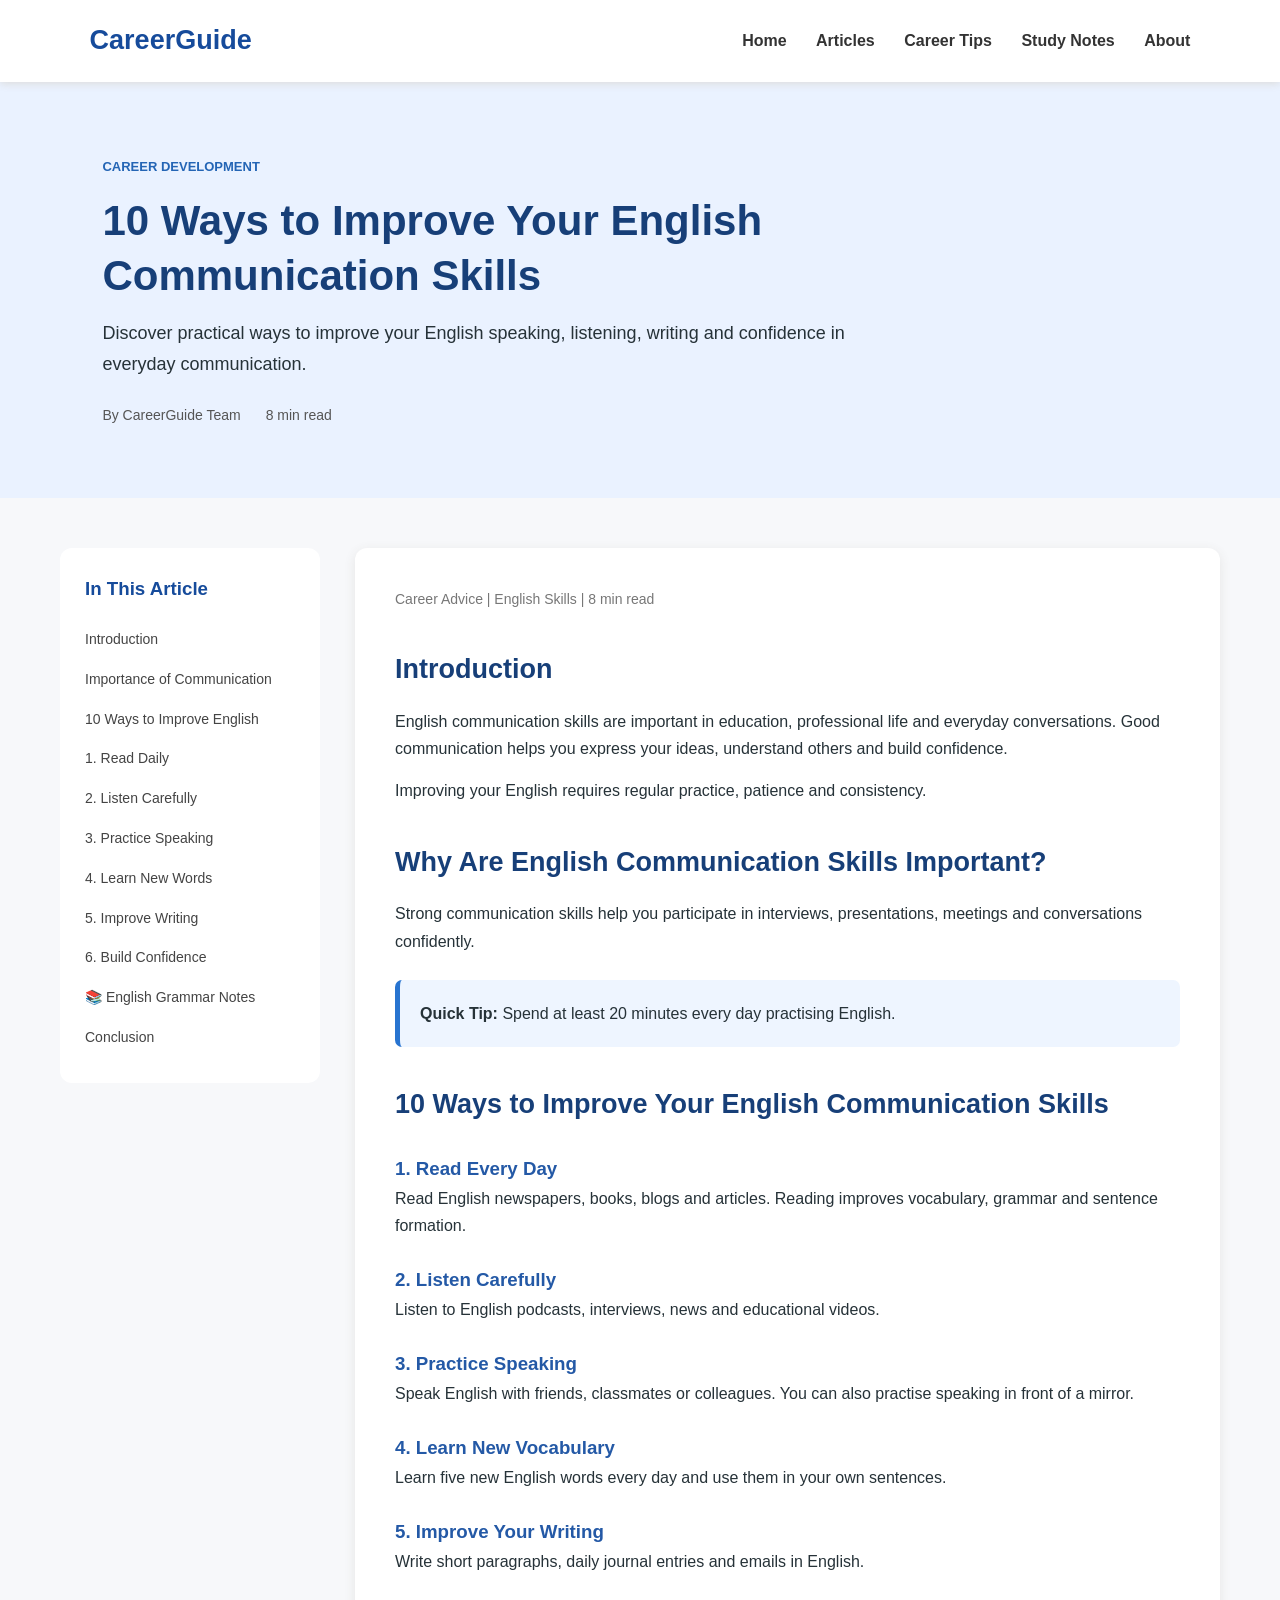
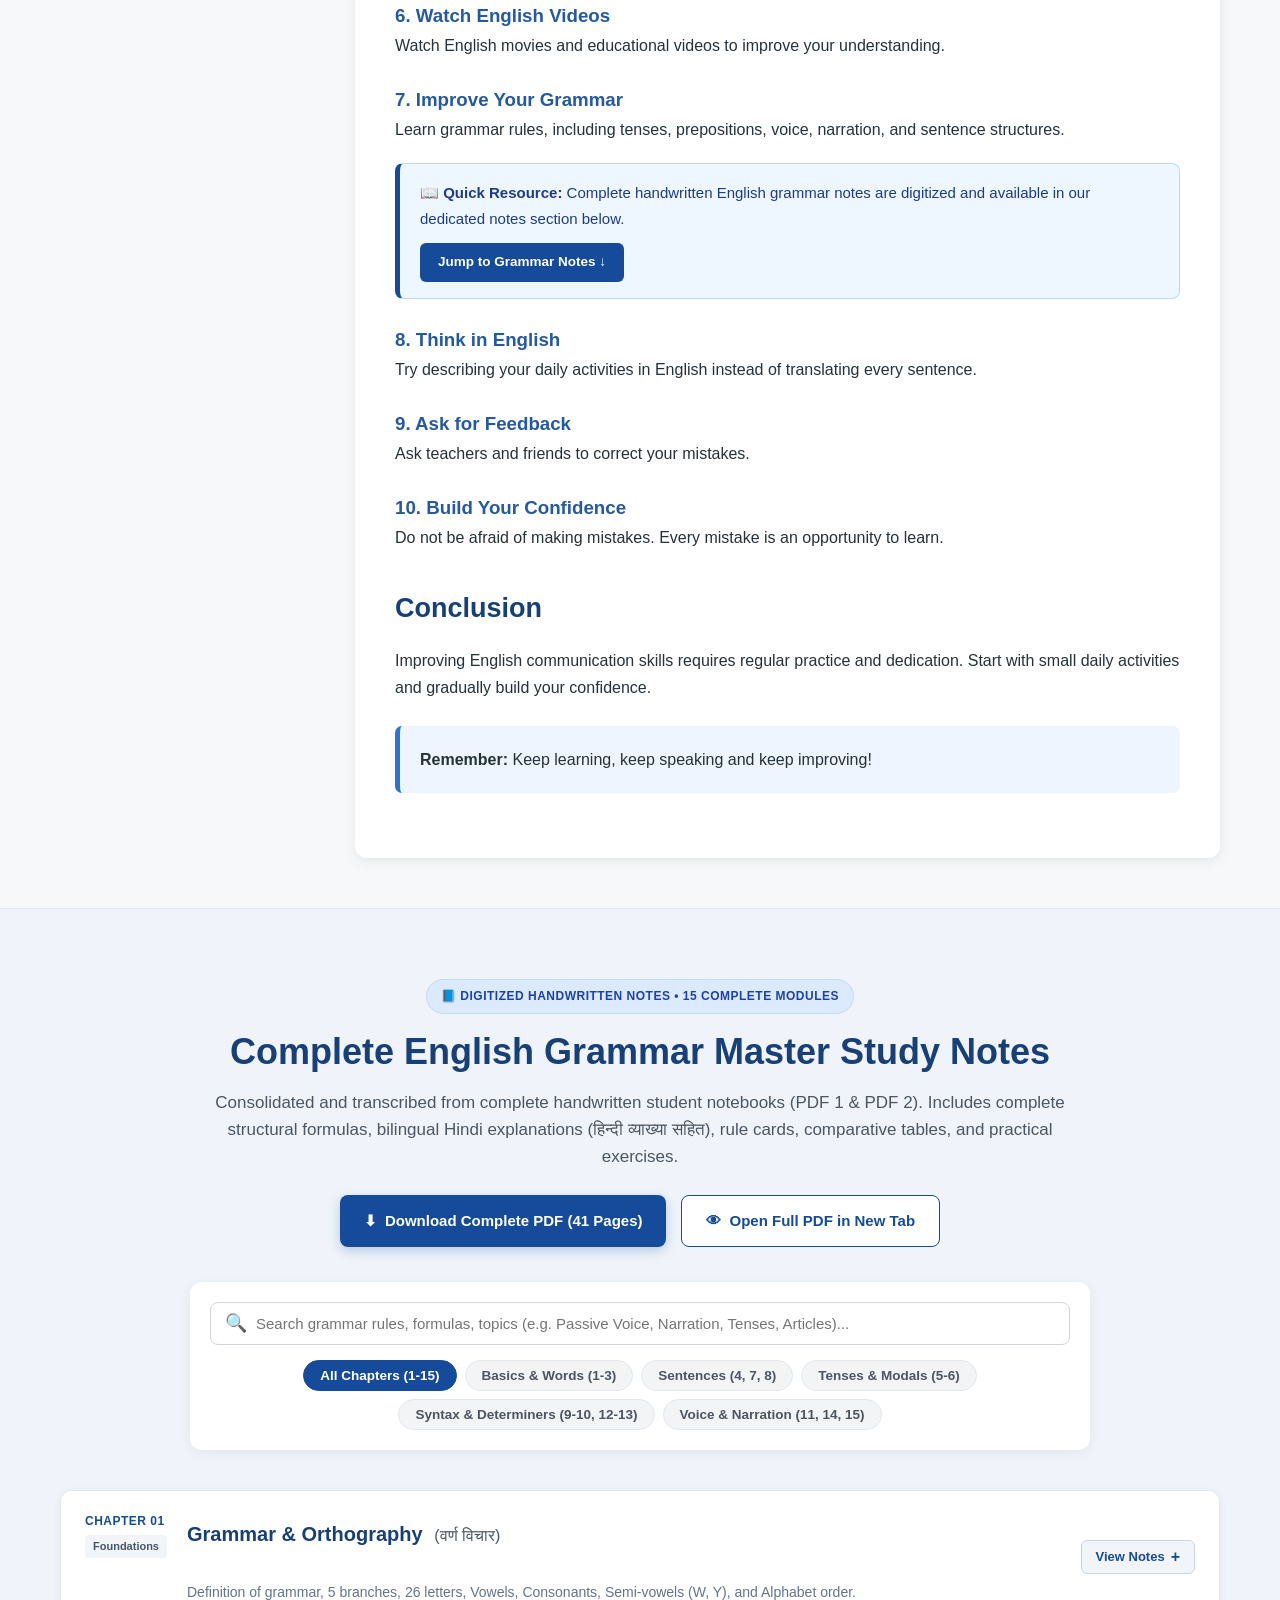
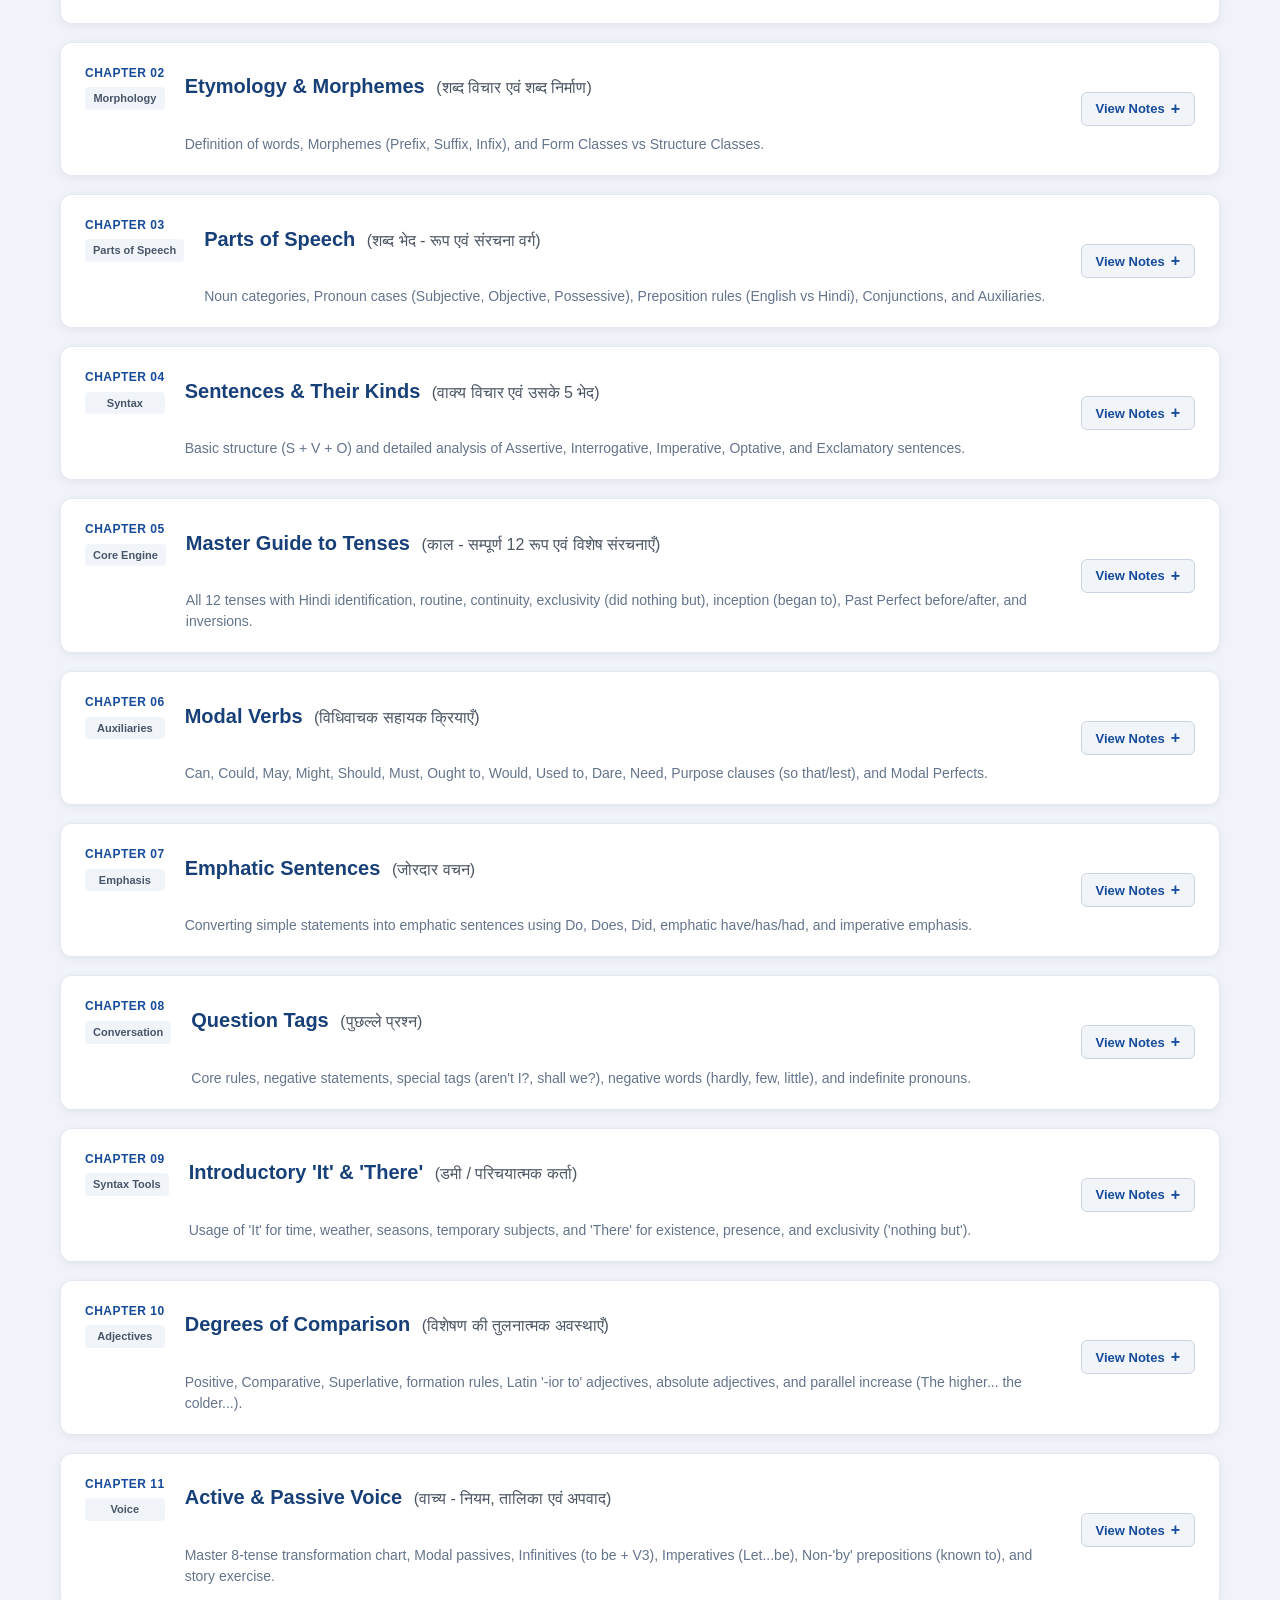
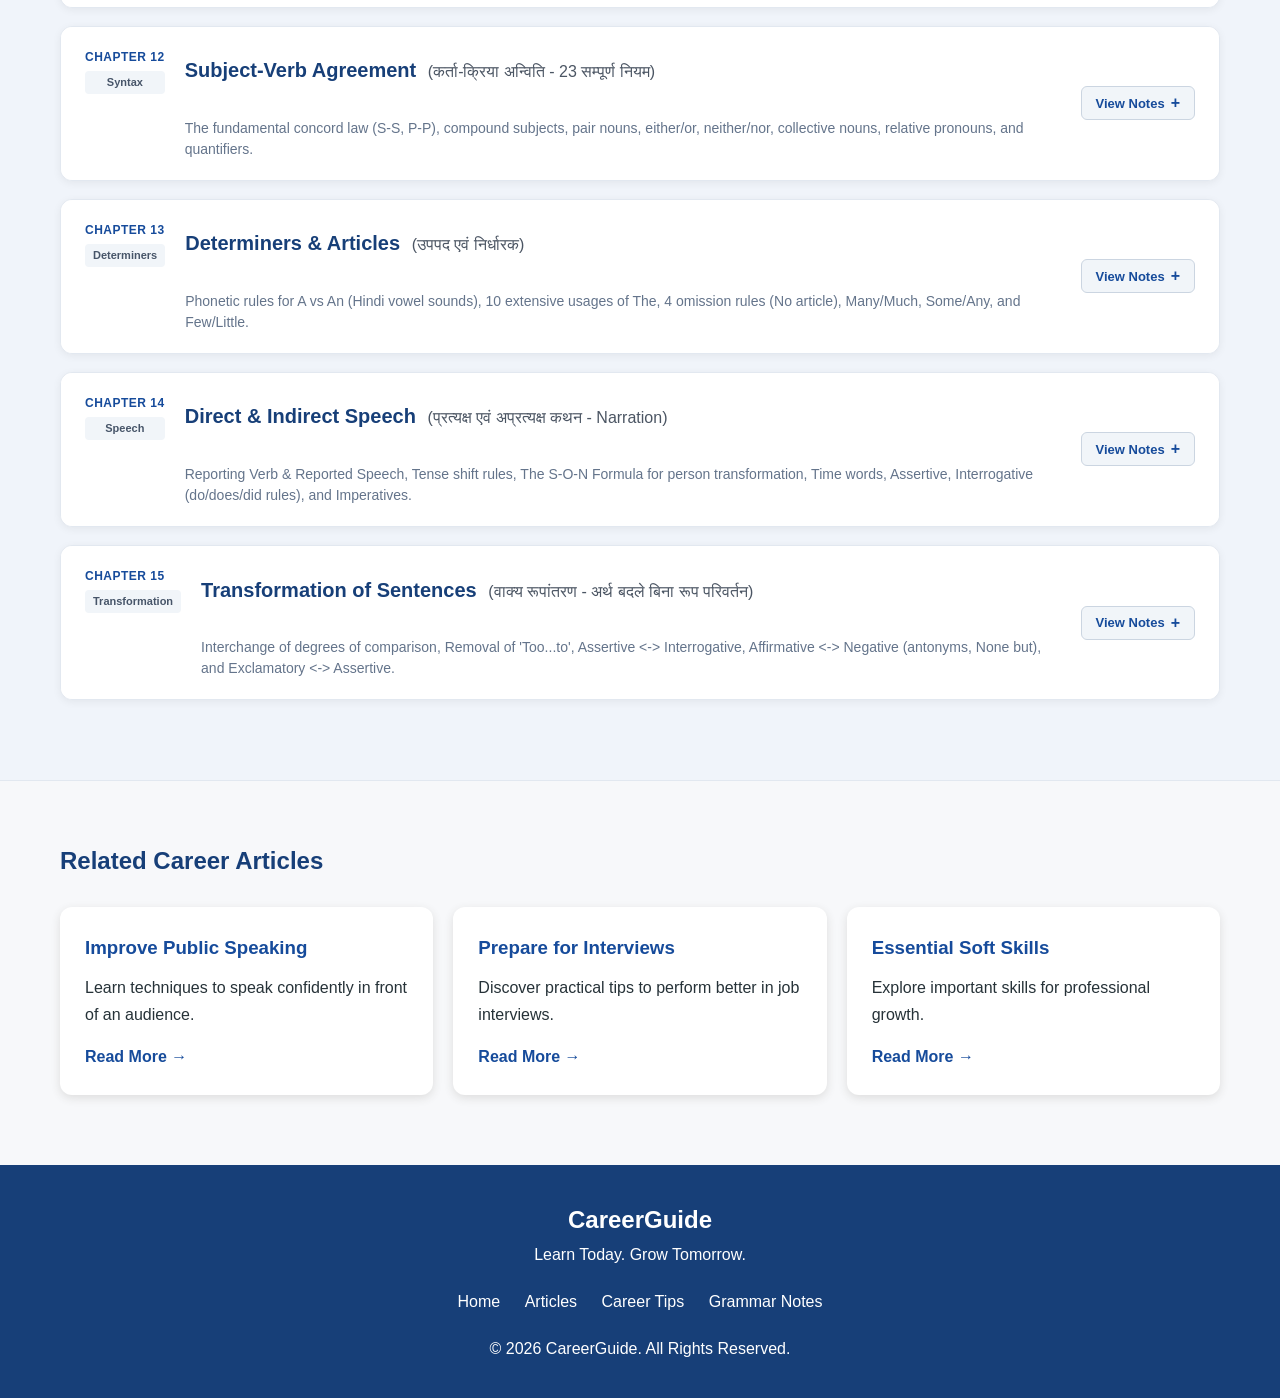
<file: index.html>
<!DOCTYPE html>
<html lang="en">
<head>
    <meta charset="UTF-8">
    <meta name="viewport" content="width=device-width, initial-scale=1.0">

    <title>English Communication Skills | CareerGuide</title>

    <link rel="stylesheet" href="style.css">
</head>

<body>

<!-- HEADER -->

<header>
    <div class="logo">CareerGuide</div>

    <nav>
        <a href="#">Home</a>
        <a href="#article">Articles</a>
        <a href="#tips">Career Tips</a>
        <a href="#notes">Study Notes</a>
        <a href="#about">About</a>
    </nav>

    <button class="menu-btn" id="menuBtn">☰</button>
</header>

<!-- HERO SECTION -->

<section class="hero">

    <div class="hero-content">
        <span class="category">CAREER DEVELOPMENT</span>

        <h1>10 Ways to Improve Your English Communication Skills</h1>

        <p>
            Discover practical ways to improve your English speaking,
            listening, writing and confidence in everyday communication.
        </p>

        <div class="author">
            <span>By CareerGuide Team</span>
            <span>8 min read</span>
        </div>
    </div>

</section>

<!-- MAIN CONTENT -->

<div class="container">

    <!-- SIDEBAR -->

    <aside class="sidebar">

        <h3>In This Article</h3>

        <a href="#introduction">Introduction</a>
        <a href="#importance">Importance of Communication</a>
        <a href="#tips">10 Ways to Improve English</a>
        <a href="#reading">1. Read Daily</a>
        <a href="#listening">2. Listen Carefully</a>
        <a href="#speaking">3. Practice Speaking</a>
        <a href="#vocabulary">4. Learn New Words</a>
        <a href="#writing">5. Improve Writing</a>
        <a href="#confidence">6. Build Confidence</a>
        <a href="#notes">📚 English Grammar Notes</a>
        <a href="#conclusion">Conclusion</a>

    </aside>

    <!-- ARTICLE -->

    <main id="article" class="article">

        <div class="article-meta">
            Career Advice | English Skills | 8 min read
        </div>

        <h2 id="introduction">Introduction</h2>

        <p>
            English communication skills are important in education,
            professional life and everyday conversations.
            Good communication helps you express your ideas,
            understand others and build confidence.
        </p>

        <p>
            Improving your English requires regular practice,
            patience and consistency.
        </p>

        <h2 id="importance">Why Are English Communication Skills Important?</h2>

        <p>
            Strong communication skills help you participate in
            interviews, presentations, meetings and conversations
            confidently.
        </p>

        <div class="tip">
            <strong>Quick Tip:</strong>
            Spend at least 20 minutes every day practising English.
        </div>

        <h2 id="tips">10 Ways to Improve Your English Communication Skills</h2>

        <h3 id="reading">1. Read Every Day</h3>

        <p>
            Read English newspapers, books, blogs and articles.
            Reading improves vocabulary, grammar and sentence formation.
        </p>

        <h3 id="listening">2. Listen Carefully</h3>

        <p>
            Listen to English podcasts, interviews, news and
            educational videos.
        </p>

        <h3 id="speaking">3. Practice Speaking</h3>

        <p>
            Speak English with friends, classmates or colleagues.
            You can also practise speaking in front of a mirror.
        </p>

        <h3 id="vocabulary">4. Learn New Vocabulary</h3>

        <p>
            Learn five new English words every day and use them
            in your own sentences.
        </p>

        <h3 id="writing">5. Improve Your Writing</h3>

        <p>
            Write short paragraphs, daily journal entries
            and emails in English.
        </p>

        <h3>6. Watch English Videos</h3>

        <p>
            Watch English movies and educational videos
            to improve your understanding.
        </p>

        <h3>7. Improve Your Grammar</h3>

        <p>
            Learn grammar rules, including tenses,
            prepositions, voice, narration, and sentence structures.
        </p>

        <div class="grammar-callout">
            <span>📖 <strong>Quick Resource:</strong> Complete handwritten English grammar notes are digitized and available in our dedicated notes section below.</span>
            <a href="#notes" class="btn-jump">Jump to Grammar Notes ↓</a>
        </div>

        <h3>8. Think in English</h3>

        <p>
            Try describing your daily activities in English
            instead of translating every sentence.
        </p>

        <h3>9. Ask for Feedback</h3>

        <p>
            Ask teachers and friends to correct your mistakes.
        </p>

        <h3 id="confidence">10. Build Your Confidence</h3>

        <p>
            Do not be afraid of making mistakes.
            Every mistake is an opportunity to learn.
        </p>

        <h2 id="conclusion">Conclusion</h2>

        <p>
            Improving English communication skills requires
            regular practice and dedication. Start with small
            daily activities and gradually build your confidence.
        </p>

        <div class="tip">
            <strong>Remember:</strong>
            Keep learning, keep speaking and keep improving!
        </div>

    </main>

</div>


<!-- ============================================== -->
<!-- COMPREHENSIVE ENGLISH GRAMMAR NOTES SECTION   -->
<!-- ============================================== -->
<section id="notes" class="notes-section">
    <div class="notes-container">
        
        <div class="notes-header">
            <span class="notes-badge">📘 DIGITIZED HANDWRITTEN NOTES • 15 COMPLETE MODULES</span>
            <h2>Complete English Grammar Master Study Notes</h2>
            <p class="notes-subtitle">
                Consolidated and transcribed from complete handwritten student notebooks (PDF 1 & PDF 2). 
                Includes complete structural formulas, bilingual Hindi explanations (हिन्दी व्याख्या सहित), rule cards, 
                comparative tables, and practical exercises.
            </p>
            
            <div class="notes-actions">
                <a href="English_Grammar_Complete_Master_Notes.pdf" download class="btn-download">
                    <span class="btn-icon">⬇</span> Download Complete PDF (41 Pages)
                </a>
                <a href="English_Grammar_Complete_Master_Notes.pdf" target="_blank" class="btn-view">
                    <span class="btn-icon">👁</span> Open Full PDF in New Tab
                </a>
            </div>

            <!-- SEARCH AND FILTER CONTROLS -->
            <div class="notes-controls">
                <div class="search-box">
                    <span class="search-icon">🔍</span>
                    <input type="text" id="notesSearch" placeholder="Search grammar rules, formulas, topics (e.g. Passive Voice, Narration, Tenses, Articles)...">
                    <button id="clearSearch" title="Clear Search">✕</button>
                </div>
                <div class="filter-pills" id="filterPills">
                    <button class="pill active" data-filter="all">All Chapters (1-15)</button>
                    <button class="pill" data-filter="basics">Basics & Words (1-3)</button>
                    <button class="pill" data-filter="sentences">Sentences (4, 7, 8)</button>
                    <button class="pill" data-filter="tenses">Tenses & Modals (5-6)</button>
                    <button class="pill" data-filter="rules">Syntax & Determiners (9-10, 12-13)</button>
                    <button class="pill" data-filter="voice-narration">Voice & Narration (11, 14, 15)</button>
                </div>
            </div>
        </div>

        <div class="chapters-grid" id="chaptersGrid">

            <!-- CHAPTER 1 -->
            <article class="chapter-card" data-category="basics" data-keywords="orthography grammar letters vowels consonants semi-vowels alphabet varn vichar swar vyanjan">
                <header class="chapter-card-header">
                    <div class="ch-meta">
                        <span class="ch-num">CHAPTER 01</span>
                        <span class="ch-badge">Foundations</span>
                    </div>
                    <h3>Grammar & Orthography <span class="hindi-title">(वर्ण विचार)</span></h3>
                    <p class="ch-summary">Definition of grammar, 5 branches, 26 letters, Vowels, Consonants, Semi-vowels (W, Y), and Alphabet order.</p>
                    <button class="toggle-btn" aria-label="Toggle Chapter 1 Notes">
                        <span class="toggle-text">View Notes</span>
                        <span class="toggle-icon">+</span>
                    </button>
                </header>
                <div class="chapter-card-body">
                    <div class="rule-box">
                        <h4>1.1 Definition of Grammar (व्याकरण की परिभाषा)</h4>
                        <p><strong>English:</strong> Grammar is the process or system of learning a language correctly in its spoken and written forms.</p>
                        <p><strong>हिन्दी:</strong> व्याकरण वह साधन है जिसके माध्यम से हम किसी भाषा को शुद्ध-शुद्ध बोलना, पढ़ना और लिखना सीखते हैं।</p>
                    </div>

                    <h4>1.2 Five Branches of Grammar (व्याकरण के 5 अंग)</h4>
                    <ul class="styled-list">
                        <li><strong>1. Orthography (वर्ण विचार):</strong> Deals with letters, phonetic sounds, spellings, vowels, and consonants.</li>
                        <li><strong>2. Etymology (शब्द विचार):</strong> Deals with words, derivation, morphemes, and word formation.</li>
                        <li><strong>3. Syntax (वाक्य विचार):</strong> Deals with sentence construction, subject-verb agreement, and word order.</li>
                        <li><strong>4. Punctuation (विराम चिन्ह विचार):</strong> Deals with stops, marks, and clarity in writing.</li>
                        <li><strong>5. Rhetoric and Prosody (अलंकार एवं छंद विचार):</strong> Deals with literary embellishment, rhythm, and poetic meter.</li>
                    </ul>

                    <h4>1.3 Orthography & Classification of Letters (कुल 26 वर्ण)</h4>
                    <div class="info-grid">
                        <div class="info-card">
                            <strong>Vowels (स्वर - 5):</strong>
                            <p><code>a, e, i, o, u</code> — Pronounced independently without the aid of any other sound (वह वर्ण जो बिना किसी अन्य ध्वनि की सहायता से बोला जाए).</p>
                        </div>
                        <div class="info-card">
                            <strong>Consonants (व्यंजन - 19/21):</strong>
                            <p><code>b, c, d, f, g, h, j, k, l, m, n, p, q, r, s, t, v, x, z</code> — Pronounced with the help of a vowel (e.g. b = b + e, f = a + f).</p>
                        </div>
                    </div>

                    <div class="formula-box">
                        <strong>Semi-Vowels (अर्ध स्वर): W and Y</strong>
                        <p>• <strong>At Beginning:</strong> Pronounced as <em>Consonant</em> ('य' / 'व') -> <code>Yadav, Yellow, Wolf, Woman</code></p>
                        <p>• <strong>In Middle/End:</strong> Pronounced as <em>Vowel</em> ('ई', 'आई', 'ऑ', 'आउ') -> <code>City, Cry, Law, Cow</code></p>
                    </div>
                </div>
            </article>

            <!-- CHAPTER 2 -->
            <article class="chapter-card" data-category="basics" data-keywords="etymology morpheme prefix suffix infix form classes structure classes shabd vichar">
                <header class="chapter-card-header">
                    <div class="ch-meta">
                        <span class="ch-num">CHAPTER 02</span>
                        <span class="ch-badge">Morphology</span>
                    </div>
                    <h3>Etymology & Morphemes <span class="hindi-title">(शब्द विचार एवं शब्द निर्माण)</span></h3>
                    <p class="ch-summary">Definition of words, Morphemes (Prefix, Suffix, Infix), and Form Classes vs Structure Classes.</p>
                    <button class="toggle-btn" aria-label="Toggle Chapter 2 Notes">
                        <span class="toggle-text">View Notes</span>
                        <span class="toggle-icon">+</span>
                    </button>
                </header>
                <div class="chapter-card-body">
                    <div class="rule-box">
                        <h4>2.1 Word & Morpheme (शब्द एवं शब्दांश)</h4>
                        <p><strong>Word (शब्द):</strong> A group of letters with a clear semantic meaning (e.g. <code>p + e + n = pen</code> ✓ vs <code>npe</code> ✗).</p>
                        <p><strong>Morpheme (Affix):</strong> The smallest grammatical unit that alters the meaning of a root word without having independent dictionary meaning on its own.</p>
                    </div>

                    <h4>2.2 The Three Types of Morphemes</h4>
                    <table class="notes-table">
                        <thead>
                            <tr><th>Kind</th><th>Hindi</th><th>Position</th><th>Examples</th></tr>
                        </thead>
                        <tbody>
                            <tr><td><strong>Prefix</strong></td><td>उपसर्ग</td><td>Beginning (Pre + fix)</td><td><code>im- + possible = impossible</code>, <code>un- + happy = unhappy</code></td></tr>
                            <tr><td><strong>Suffix</strong></td><td>प्रत्यय</td><td>End (Suff + fix)</td><td><code>drive + -er = driver</code>, <code>quick + -ly = quickly</code></td></tr>
                            <tr><td><strong>Infix</strong></td><td>अंतःप्रत्यय</td><td>Middle modification</td><td><code>man -> men</code>, <code>foot -> feet</code>, <code>tooth -> teeth</code></td></tr>
                        </tbody>
                    </table>

                    <h4>2.3 Form Classes vs Structure Classes</h4>
                    <p>• <strong>Form Classes (रूप वर्ग):</strong> Words that change form by adding morphemes (Noun, Adjective, Verb, Adverb) — e.g. <em>clever -> cleverer, cleverest, cleverly, cleverness</em>.</p>
                    <p>• <strong>Structure Classes (संरचना वर्ग):</strong> Grammatical words with fixed forms (Pronouns, Prepositions, Conjunctions, Helping Verbs, Determiners, Intensifiers).</p>
                </div>
            </article>

            <!-- CHAPTER 3 -->
            <article class="chapter-card" data-category="basics" data-keywords="parts of speech noun pronoun adjective verb adverb preposition conjunction interjection helping verb">
                <header class="chapter-card-header">
                    <div class="ch-meta">
                        <span class="ch-num">CHAPTER 03</span>
                        <span class="ch-badge">Parts of Speech</span>
                    </div>
                    <h3>Parts of Speech <span class="hindi-title">(शब्द भेद - रूप एवं संरचना वर्ग)</span></h3>
                    <p class="ch-summary">Noun categories, Pronoun cases (Subjective, Objective, Possessive), Preposition rules (English vs Hindi), Conjunctions, and Auxiliaries.</p>
                    <button class="toggle-btn" aria-label="Toggle Chapter 3 Notes">
                        <span class="toggle-text">View Notes</span>
                        <span class="toggle-icon">+</span>
                    </button>
                </header>
                <div class="chapter-card-body">
                    <h4>3.1 Noun Classification</h4>
                    <ul class="styled-list">
                        <li><strong>Proper Noun (व्यक्तिवाचक):</strong> Specific names (Ram, Ranchi, The Ganga).</li>
                        <li><strong>Countable Noun (गणनीय):</strong> Things counted individually (Book, Pen, Boy). Has plural form and takes <em>a/an</em>.</li>
                        <li><strong>Uncountable Noun (अगणनीय):</strong> Things eaten, drunk, felt, or measured (Water, Milk, Rice, Bread, Honesty). Always singular; never takes 's/es' or 'a/an' directly.</li>
                    </ul>

                    <h4>3.2 Master Pronoun Case Table</h4>
                    <table class="notes-table">
                        <thead>
                            <tr><th>Person</th><th>Subjective (कर्ता)</th><th>Objective (कर्म)</th><th>Possessive Adj. (+Noun)</th><th>Possessive Pronoun (No Noun)</th></tr>
                        </thead>
                        <tbody>
                            <tr><td>1st Person</td><td>I / We</td><td>me / us</td><td>my / our</td><td>mine / ours</td></tr>
                            <tr><td>2nd Person</td><td>You</td><td>you</td><td>your</td><td>yours</td></tr>
                            <tr><td>3rd Person</td><td>He / She / They / It</td><td>him / her / them / it</td><td>his / her / their / its</td><td>his / hers / theirs / —</td></tr>
                        </tbody>
                    </table>
                    <p class="note-line"><em>Difference:</em> "This is <strong>my</strong> book." (Possessive Adjective) vs "This book is <strong>mine</strong>." (Possessive Pronoun).</p>

                    <h4>3.3 Key Structure Words</h4>
                    <p>• <strong>Preposition (संबंध सूचक):</strong> Placed <em>before</em> the noun in English, but <em>after</em> it in Hindi: "वह पटना <strong>से</strong> आ रहा है।" -> "He is coming <strong>from</strong> Patna."</p>
                    <p>• <strong>Conjunction (समुच्चय बोधक):</strong> Joining words (and, but, because, although, or, nor).</p>
                    <p>• <strong>Intensifier (तीव्रक):</strong> Words like <em>very, hardly, rarely, extremely</em> used to intensify adjectives/verbs.</p>
                </div>
            </article>

            <!-- CHAPTER 4 -->
            <article class="chapter-card" data-category="sentences" data-keywords="sentences kinds of sentences assertive interrogative imperative optative exclamatory vakya vichar">
                <header class="chapter-card-header">
                    <div class="ch-meta">
                        <span class="ch-num">CHAPTER 04</span>
                        <span class="ch-badge">Syntax</span>
                    </div>
                    <h3>Sentences & Their Kinds <span class="hindi-title">(वाक्य विचार एवं उसके 5 भेद)</span></h3>
                    <p class="ch-summary">Basic structure (S + V + O) and detailed analysis of Assertive, Interrogative, Imperative, Optative, and Exclamatory sentences.</p>
                    <button class="toggle-btn" aria-label="Toggle Chapter 4 Notes">
                        <span class="toggle-text">View Notes</span>
                        <span class="toggle-icon">+</span>
                    </button>
                </header>
                <div class="chapter-card-body">
                    <div class="formula-box">
                        <strong>Sentence Core Structure:</strong>
                        <code>Subject (कौन) + Verb (क्रिया) + Object (क्या/किसे) + Complement</code>
                    </div>

                    <h4>The 5 Kinds of Sentences</h4>
                    <table class="notes-table">
                        <thead>
                            <tr><th>Type</th><th>Hindi</th><th>Function</th><th>Examples</th></tr>
                        </thead>
                        <tbody>
                            <tr><td><strong>Assertive</strong></td><td>कथनात्मक</td><td>Fact, assertion (Pos / Neg)</td><td>He is playing football. / He is not playing.</td></tr>
                            <tr><td><strong>Interrogative</strong></td><td>प्रश्नवाचक</td><td>Questions (Yes/No & Wh-)</td><td>Do you like milk? / Why are you late?</td></tr>
                            <tr><td><strong>Imperative</strong></td><td>आज्ञा/सलाह</td><td>Order, request, advice, Let</td><td>Bring water. / Please help me. / Let us go.</td></tr>
                            <tr><td><strong>Optative</strong></td><td>इच्छा/प्रार्थना</td><td>Wish, prayer, blessing, curse</td><td>May God save you! / Long live the President!</td></tr>
                            <tr><td><strong>Exclamatory</strong></td><td>विस्मयादिबोधक</td><td>Sudden emotional outburst</td><td>What a beautiful place! / Alas! He is no more.</td></tr>
                        </tbody>
                    </table>
                </div>
            </article>

            <!-- CHAPTER 5 -->
            <article class="chapter-card" data-category="tenses" data-keywords="tenses present past future indefinite continuous perfect simple present time clauses kaal">
                <header class="chapter-card-header">
                    <div class="ch-meta">
                        <span class="ch-num">CHAPTER 05</span>
                        <span class="ch-badge">Core Engine</span>
                    </div>
                    <h3>Master Guide to Tenses <span class="hindi-title">(काल - सम्पूर्ण 12 रूप एवं विशेष संरचनाएँ)</span></h3>
                    <p class="ch-summary">All 12 tenses with Hindi identification, routine, continuity, exclusivity (did nothing but), inception (began to), Past Perfect before/after, and inversions.</p>
                    <button class="toggle-btn" aria-label="Toggle Chapter 5 Notes">
                        <span class="toggle-text">View Notes</span>
                        <span class="toggle-icon">+</span>
                    </button>
                </header>
                <div class="chapter-card-body">
                    <h4>5.1 The 8 Special Structures of Simple Present</h4>
                    <ul class="styled-list">
                        <li><strong>Type I (State):</strong> <code>S + is/am/are + Comp</code> -> "वह गरीब है।" -> <em>He is poor.</em></li>
                        <li><strong>Type II (Intention):</strong> <code>S + is/am/are + to + V1</code> -> "वह जाने को है।" -> <em>He is to go.</em></li>
                        <li><strong>Type III (Possession):</strong> <code>S + has/have + Comp</code> -> "राम के पास एक खिलौना है।" -> <em>Ram has a toy.</em></li>
                        <li><strong>Type IV (Compulsion):</strong> <code>S + has/have + to + V1</code> -> "मुझे जाना पड़ता है।" -> <em>I have to go.</em></li>
                        <li><strong>Type V (Habit / Routine):</strong> <code>S + V1/V5 + O</code> -> "वह खेलता है।" -> <em>He plays football.</em></li>
                        <li><strong>Type VI (Continuity):</strong> <code>S + keeps on / goes on + V4</code> -> "वह पढ़ता रहता है।" -> <em>He keeps on reading.</em></li>
                        <li><strong>Type VII (Exclusivity):</strong> <code>S + does/do nothing but + V1</code> -> "वह हँसता ही रहता है।" -> <em>He does nothing but laugh.</em></li>
                        <li><strong>Type VIII (Inception):</strong> <code>S + begins to + V1</code> -> "वह रोने लगती है।" -> <em>She begins to weep.</em></li>
                    </ul>

                    <h4>5.2 Crucial Past & Future Tense Rules</h4>
                    <div class="rule-box">
                        <strong>Past Perfect with BEFORE and AFTER:</strong>
                        <p>• <strong>Before:</strong> 1st Action (Past Perfect) + before + 2nd Action (Simple Past)<br/>
                        -> "डॉक्टर के आने के पहले रोगी मर चुका था।" -> <strong>The patient had died before the doctor came.</strong></p>
                        <p>• <strong>After:</strong> 2nd Action (Simple Past) + after + 1st Action (Past Perfect)<br/>
                        -> "डॉक्टर के आने के बाद रोगी मरा।" -> <strong>The patient died after the doctor had come.</strong></p>
                        <p>• <strong>Inversion:</strong> <code>No sooner did I reach the station than the train started.</code></p>
                    </div>

                    <p>• <strong>Since vs For:</strong> <em>Since</em> for Point of Time (since morning, since 1999); <em>For</em> for Period of Time (for two days, for three hours).</p>
                    <p>• <strong>Stative Verbs:</strong> Verbs like <em>know, understand, believe, love</em> are NOT used in continuous tense ("I know you", not "I am knowing you").</p>
                </div>
            </article>

            <!-- CHAPTER 6 -->
            <article class="chapter-card" data-category="tenses" data-keywords="modals modal verbs can could may might should must ought to would used to dare need">
                <header class="chapter-card-header">
                    <div class="ch-meta">
                        <span class="ch-num">CHAPTER 06</span>
                        <span class="ch-badge">Auxiliaries</span>
                    </div>
                    <h3>Modal Verbs <span class="hindi-title">(विधिवाचक सहायक क्रियाएँ)</span></h3>
                    <p class="ch-summary">Can, Could, May, Might, Should, Must, Ought to, Would, Used to, Dare, Need, Purpose clauses (so that/lest), and Modal Perfects.</p>
                    <button class="toggle-btn" aria-label="Toggle Chapter 6 Notes">
                        <span class="toggle-text">View Notes</span>
                        <span class="toggle-icon">+</span>
                    </button>
                </header>
                <div class="chapter-card-body">
                    <div class="formula-box">
                        <strong>Core Modal Formula:</strong> <code>Subject + Modal Auxiliary + V1 (Base Form) + Object</code>
                    </div>

                    <table class="notes-table">
                        <thead>
                            <tr><th>Modal</th><th>Primary Meaning</th><th>Nuance / Nuance %</th><th>Example</th></tr>
                        </thead>
                        <tbody>
                            <tr><td><strong>Can / Could</strong></td><td>Ability / Capability</td><td>Present vs Past ability</td><td>She can do this work. / She could do this work.</td></tr>
                            <tr><td><strong>May / Might</strong></td><td>Possibility / Permission</td><td>May (~70%) vs Might (~30%)</td><td>He may come today. / He might come.</td></tr>
                            <tr><td><strong>Should</strong></td><td>Advice / General Duty</td><td>चाहिए (नैतिक सलाह)</td><td>We should respect the elders.</td></tr>
                            <tr><td><strong>Must</strong></td><td>Compulsion / Necessity</td><td>अवश्य चाहिए (~90% certainty)</td><td>We must do this work.</td></tr>
                            <tr><td><strong>Ought to</strong></td><td>Moral Obligation</td><td>नैतिक/धार्मिक कर्तव्य</td><td>We ought to help the poor.</td></tr>
                            <tr><td><strong>Would / Used to</strong></td><td>Past Habit / Polite Offer</td><td>करता था / क्या आप लेंगे?</td><td>Would you take tea? / He used to walk daily.</td></tr>
                        </tbody>
                    </table>

                    <div class="rule-box">
                        <strong>Purpose Clauses (उद्देश्य सूचक वाक्य):</strong>
                        <p>• <strong>So that (ताकि):</strong> "वह कड़ी मेहनत करता है ताकि उसे सफलता मिले।" -> <em>He labours hard so that he may get success.</em></p>
                        <p>• <strong>Lest (ताकि...न):</strong> <code>Lest + S + should + V1</code> -> <em>He labours hard lest he should fail.</em> (Never use 'not' with lest).</p>
                        <p>• <strong>Modal Perfect:</strong> <code>S + modal + have + V3</code> -> "मैं कर सकता था।" -> <em>I could have done it.</em> | "उसे जाना चाहिए था।" -> <em>He should have gone.</em></p>
                    </div>
                </div>
            </article>

            <!-- CHAPTER 7 -->
            <article class="chapter-card" data-category="sentences" data-keywords="emphatic sentences do does did emphatic have has had जोरदार वचन">
                <header class="chapter-card-header">
                    <div class="ch-meta">
                        <span class="ch-num">CHAPTER 07</span>
                        <span class="ch-badge">Emphasis</span>
                    </div>
                    <h3>Emphatic Sentences <span class="hindi-title">(जोरदार वचन)</span></h3>
                    <p class="ch-summary">Converting simple statements into emphatic sentences using Do, Does, Did, emphatic have/has/had, and imperative emphasis.</p>
                    <button class="toggle-btn" aria-label="Toggle Chapter 7 Notes">
                        <span class="toggle-text">View Notes</span>
                        <span class="toggle-icon">+</span>
                    </button>
                </header>
                <div class="chapter-card-body">
                    <p><strong>Concept:</strong> Adding special stress, certainty, or force to an action.</p>
                    <p>• "मैं पढ़ता हूँ।" -> <strong>I read.</strong> (Non-emphatic / साधारण कथन)<br/>
                    • "मैं <strong>तो / अवश्य</strong> पढ़ता हूँ।" -> <strong>I do read.</strong> (Emphatic / जोरदार कथन)</p>

                    <table class="notes-table">
                        <thead>
                            <tr><th>Tense / Type</th><th>Non-Emphatic Form</th><th>Emphatic Transformed Form</th></tr>
                        </thead>
                        <tbody>
                            <tr><td>Simple Present</td><td>He reads. / I help the poor.</td><td><strong>He does read.</strong> / <strong>I do help the poor.</strong></td></tr>
                            <tr><td>Verb 'Do'</td><td>I do this work. / He does it.</td><td><strong>I do do this work.</strong> / <strong>He does do it.</strong></td></tr>
                            <tr><td>Simple Past</td><td>He helped me. / She came.</td><td><strong>He did help me.</strong> / <strong>She did come.</strong></td></tr>
                            <tr><td>Possession</td><td>He has a car. / I have a car.</td><td><strong>He does have a car.</strong> / <strong>I do have a car.</strong></td></tr>
                            <tr><td>Imperative</td><td>Please come in. / Help him.</td><td><strong>Please do come in!</strong> / <strong>Do help him!</strong></td></tr>
                        </tbody>
                    </table>
                </div>
            </article>

            <!-- CHAPTER 8 -->
            <article class="chapter-card" data-category="sentences" data-keywords="question tag question tags aren't i shall we tag questions negative words pronouns">
                <header class="chapter-card-header">
                    <div class="ch-meta">
                        <span class="ch-num">CHAPTER 08</span>
                        <span class="ch-badge">Conversation</span>
                    </div>
                    <h3>Question Tags <span class="hindi-title">(पुछल्ले प्रश्न)</span></h3>
                    <p class="ch-summary">Core rules, negative statements, special tags (aren't I?, shall we?), negative words (hardly, few, little), and indefinite pronouns.</p>
                    <button class="toggle-btn" aria-label="Toggle Chapter 8 Notes">
                        <span class="toggle-text">View Notes</span>
                        <span class="toggle-icon">+</span>
                    </button>
                </header>
                <div class="chapter-card-body">
                    <div class="formula-box">
                        <strong>The Golden Rule of Question Tags:</strong>
                        <code>Positive Statement -> Negative Tag | Negative Statement -> Positive Tag</code>
                    </div>

                    <h4>Core Examples & Special Rules</h4>
                    <ul class="styled-list">
                        <li>"Ram is playing, <strong>isn't he?</strong>" | "I don't like him, <strong>do I?</strong>"</li>
                        <li><strong>Special 'I am':</strong> "I am right, <strong>aren't I?</strong>" (Not: amn't I ✗).</li>
                        <li><strong>Special 'Let us':</strong> "Let us go for a walk, <strong>shall we?</strong>"</li>
                        <li><strong>Negative Words:</strong> Words like <em>hardly, scarcely, seldom, rarely, few, little</em> make the sentence negative, requiring a <strong>positive tag</strong>:<br/>
                        -> "He hardly goes to school, <strong>does he?</strong>"<br/>
                        -> "I have few books, <strong>have I?</strong>" (vs "I have a few books, <strong>haven't I?</strong>")</li>
                        <li><strong>Indefinite Pronouns:</strong> <em>Somebody, nobody, everyone, anyone</em> take the pronoun <strong>they</strong> in the tag:<br/>
                        -> "Somebody has done it, <strong>haven't they?</strong>" | "Nobody is perfect, <strong>are they?</strong>"</li>
                    </ul>
                </div>
            </article>

            <!-- CHAPTER 9 -->
            <article class="chapter-card" data-category="rules" data-keywords="dummy subject introductory subject it there time weather season presence nothing but">
                <header class="chapter-card-header">
                    <div class="ch-meta">
                        <span class="ch-num">CHAPTER 09</span>
                        <span class="ch-badge">Syntax Tools</span>
                    </div>
                    <h3>Introductory 'It' & 'There' <span class="hindi-title">(डमी / परिचयात्मक कर्ता)</span></h3>
                    <p class="ch-summary">Usage of 'It' for time, weather, seasons, temporary subjects, and 'There' for existence, presence, and exclusivity ('nothing but').</p>
                    <button class="toggle-btn" aria-label="Toggle Chapter 9 Notes">
                        <span class="toggle-text">View Notes</span>
                        <span class="toggle-icon">+</span>
                    </button>
                </header>
                <div class="chapter-card-body">
                    <h4>9.1 Usages of Introductory 'IT'</h4>
                    <ul class="styled-list">
                        <li><strong>Time & Day:</strong> "आज शनिवार है।" -> <em>It is Saturday today.</em> | "अभी 8 बजे हैं।" -> <em>It is 8 o'clock.</em></li>
                        <li><strong>Weather & Nature:</strong> "वर्षा हो रही है।" -> <em>It is raining.</em> | "जाड़े का मौसम है।" -> <em>It is winter.</em></li>
                        <li><strong>Temporary Subject:</strong> "टहलना लाभदायक है।" -> <em>It is useful to walk.</em> (Equivalent to: To walk is useful).</li>
                        <li><strong>Emphatic Identification:</strong> "मैं ही तो हूँ।" -> <em>It is I.</em> (Not: It is me).</li>
                    </ul>

                    <h4>9.2 Usages of Introductory 'THERE'</h4>
                    <p>• <strong>Existence / Location:</strong> "एक बालक है।" -> <em>There is a boy.</em> | "पेड़ पर बंदर थे।" -> <em>There were monkeys on the tree.</em></p>
                    <p>• <strong>Exclusivity ('ही' / Nothing but):</strong> When nothing else exists except that object (the verb remains singular <em>is/was</em>):<br/>
                    -> "पेड़ पर बंदर ही बंदर हैं।" -> <strong>There is nothing but monkeys on the tree.</strong><br/>
                    -> "रेगिस्तान में बालू ही बालू है।" -> <strong>There is nothing but sand in the desert.</strong></p>
                </div>
            </article>

            <!-- CHAPTER 10 -->
            <article class="chapter-card" data-category="rules" data-keywords="degrees of comparison positive comparative superlative adjective junior senior to parallel increase">
                <header class="chapter-card-header">
                    <div class="ch-meta">
                        <span class="ch-num">CHAPTER 10</span>
                        <span class="ch-badge">Adjectives</span>
                    </div>
                    <h3>Degrees of Comparison <span class="hindi-title">(विशेषण की तुलनात्मक अवस्थाएँ)</span></h3>
                    <p class="ch-summary">Positive, Comparative, Superlative, formation rules, Latin '-ior to' adjectives, absolute adjectives, and parallel increase (The higher... the colder...).</p>
                    <button class="toggle-btn" aria-label="Toggle Chapter 10 Notes">
                        <span class="toggle-text">View Notes</span>
                        <span class="toggle-icon">+</span>
                    </button>
                </header>
                <div class="chapter-card-body">
                    <h4>10.1 The 3 Degrees of Adjectives</h4>
                    <p>• <strong>Positive:</strong> "Ram is a <strong>clever</strong> boy." | "He is as <strong>clever</strong> as Ram."</p>
                    <p>• <strong>Comparative:</strong> "Ram is <strong>cleverer than</strong> Shyam." | "Gita is <strong>more beautiful than</strong> Sima."</p>
                    <p>• <strong>Superlative:</strong> "Ram is the <strong>cleverest</strong> boy." | "She is the <strong>most beautiful</strong> girl."</p>

                    <h4>10.2 Special Exam Rules</h4>
                    <div class="rule-box">
                        <strong>Latin Adjectives ending in -ior:</strong>
                        <p><em>Junior, Senior, Superior, Inferior, Prior, Preferable</em> strictly take <strong>to</strong>, never 'than' or 'more':<br/>
                        -> Correct: <strong>"He is junior to me."</strong> ✓ (Incorrect: "junior than me" ✗ / "more junior" ✗)<br/>
                        -> Correct: <strong>"Tea is preferable to coffee."</strong> ✓</p>
                    </div>

                    <div class="formula-box">
                        <strong>Parallel Increase / Decrease:</strong>
                        <code>The + Comparative Degree ..., the + Comparative Degree ...</code>
                        <p>• "तुम जितना अधिक मेहनत करोगे उतना अधिक सफल बनोगे।" -> <strong>The more you labour, the more successful you become.</strong></p>
                        <p>• "The higher we go, the colder we feel."</p>
                    </div>
                </div>
            </article>

            <!-- CHAPTER 11 -->
            <article class="chapter-card" data-category="voice-narration" data-keywords="voice active passive passive voice by agent known to infinitives imperatives bear and two friends">
                <header class="chapter-card-header">
                    <div class="ch-meta">
                        <span class="ch-num">CHAPTER 11</span>
                        <span class="ch-badge">Voice</span>
                    </div>
                    <h3>Active & Passive Voice <span class="hindi-title">(वाच्य - नियम, तालिका एवं अपवाद)</span></h3>
                    <p class="ch-summary">Master 8-tense transformation chart, Modal passives, Infinitives (to be + V3), Imperatives (Let...be), Non-'by' prepositions (known to), and story exercise.</p>
                    <button class="toggle-btn" aria-label="Toggle Chapter 11 Notes">
                        <span class="toggle-text">View Notes</span>
                        <span class="toggle-icon">+</span>
                    </button>
                </header>
                <div class="chapter-card-body">
                    <div class="formula-box">
                        <strong>General Passive Structure:</strong>
                        <code>Object (as Subject) + Helping Verb + V3 (Past Participle) + by + Subject (as Object)</code>
                    </div>

                    <h4>Master Tense Transformation Table</h4>
                    <table class="notes-table">
                        <thead>
                            <tr><th>Tense</th><th>Active Voice</th><th>Passive Voice</th></tr>
                        </thead>
                        <tbody>
                            <tr><td>Simple Present</td><td>He helps me.</td><td><strong>I am helped by him.</strong></td></tr>
                            <tr><td>Present Continuous</td><td>He is teaching me.</td><td><strong>I am being taught by him.</strong></td></tr>
                            <tr><td>Present Perfect</td><td>She has helped us.</td><td><strong>We have been helped by her.</strong></td></tr>
                            <tr><td>Simple Past</td><td>He killed a tiger.</td><td><strong>A tiger was killed by him.</strong></td></tr>
                            <tr><td>Past Continuous</td><td>He was teaching us.</td><td><strong>We were being taught by him.</strong></td></tr>
                            <tr><td>Past Perfect</td><td>They had solved it.</td><td><strong>It had been solved by them.</strong></td></tr>
                            <tr><td>Simple Future</td><td>I shall teach you.</td><td><strong>You will be taught by me.</strong></td></tr>
                            <tr><td>Future Perfect</td><td>He will have done it.</td><td><strong>It will have been done by him.</strong></td></tr>
                            <tr><td>Modal Auxiliary</td><td>He can do it.</td><td><strong>It can be done by him.</strong></td></tr>
                            <tr><td>Infinitive (to + V1)</td><td>He is to teach me.</td><td><strong>I am to be taught by him.</strong></td></tr>
                        </tbody>
                    </table>

                    <h4>Preposition Exceptions (Verbs Not Taking 'BY')</h4>
                    <ul class="styled-list">
                        <li><strong>Know -> to:</strong> "I know you." -> <strong>You are known to me.</strong> (Not: known by me ✗).</li>
                        <li><strong>Satisfy / Please -> with:</strong> "Your work satisfies me." -> <strong>I am satisfied with your work.</strong></li>
                        <li><strong>Surprise / Shock -> at:</strong> "The news shocked him." -> <strong>He was shocked at the news.</strong></li>
                        <li><strong>Interest -> in:</strong> "Social work interests me." -> <strong>I am interested in social work.</strong></li>
                    </ul>
                </div>
            </article>

            <!-- CHAPTER 12 -->
            <article class="chapter-card" data-category="rules" data-keywords="subject verb agreement syntax concord rules s-s p-p pair words either neither collective nouns">
                <header class="chapter-card-header">
                    <div class="ch-meta">
                        <span class="ch-num">CHAPTER 12</span>
                        <span class="ch-badge">Syntax</span>
                    </div>
                    <h3>Subject-Verb Agreement <span class="hindi-title">(कर्ता-क्रिया अन्विति - 23 सम्पूर्ण नियम)</span></h3>
                    <p class="ch-summary">The fundamental concord law (S-S, P-P), compound subjects, pair nouns, either/or, neither/nor, collective nouns, relative pronouns, and quantifiers.</p>
                    <button class="toggle-btn" aria-label="Toggle Chapter 12 Notes">
                        <span class="toggle-text">View Notes</span>
                        <span class="toggle-icon">+</span>
                    </button>
                </header>
                <div class="chapter-card-body">
                    <div class="formula-box">
                        <strong>The Fundamental Law of Concord:</strong>
                        <code>Singular Subject -> Singular Verb (S -> S) | Plural Subject -> Plural Verb (P -> P)</code>
                    </div>

                    <h4>Key Syntax Rules from Notebook</h4>
                    <ul class="styled-list">
                        <li><strong>Pair Words as Single Unit:</strong> "Bread and butter <strong>is</strong> my breakfast." | "Rice and Dal <strong>is</strong> my favourite dish." | "Slow and steady <strong>wins</strong> the race."</li>
                        <li><strong>Or / Nor / Either...or / Neither...nor:</strong> Verb agrees with the <em>nearest / last</em> subject: "Ram or I <strong>am</strong> to do it." | "Neither the teacher nor the students <strong>were</strong> present."</li>
                        <li><strong>The + Adjective:</strong> Plural subject: "The poor <strong>are</strong> honest." | "The rich <strong>hate</strong> the poor."</li>
                        <li><strong>A Number of vs The Number of:</strong> <em>A number of</em> boys <strong>are</strong> playing (Plural) vs <em>The number of</em> boys <strong>is</strong> fifty (Singular).</li>
                        <li><strong>Noun + of + Noun:</strong> Agrees with the 1st noun: "The boys of the school <strong>are</strong> honest." | "The water of the river <strong>is</strong> dirty."</li>
                        <li><strong>As well as / Along with / With:</strong> Agrees with the 1st subject: "Ram, as well as I, <strong>is</strong> to do it."</li>
                        <li><strong>Nouns Plural in Form but Singular in Meaning:</strong> "Mathematics <strong>is</strong> my favourite subject." | "Politics <strong>is</strong> a dirty game." | "No news <strong>is</strong> good news."</li>
                        <li><strong>Always Plural Nouns:</strong> "The police <strong>have</strong> arrested the thief." | "Cattle <strong>are</strong> grazing."</li>
                    </ul>
                </div>
            </article>

            <!-- CHAPTER 13 -->
            <article class="chapter-card" data-category="rules" data-keywords="determiners articles a an the pronunciation omission of articles little few each every other">
                <header class="chapter-card-header">
                    <div class="ch-meta">
                        <span class="ch-num">CHAPTER 13</span>
                        <span class="ch-badge">Determiners</span>
                    </div>
                    <h3>Determiners & Articles <span class="hindi-title">(उपपद एवं निर्धारक)</span></h3>
                    <p class="ch-summary">Phonetic rules for A vs An (Hindi vowel sounds), 10 extensive usages of The, 4 omission rules (No article), Many/Much, Some/Any, and Few/Little.</p>
                    <button class="toggle-btn" aria-label="Toggle Chapter 13 Notes">
                        <span class="toggle-text">View Notes</span>
                        <span class="toggle-icon">+</span>
                    </button>
                </header>
                <div class="chapter-card-body">
                    <div class="rule-box">
                        <strong>Phonetic Rule for 'A' vs 'AN':</strong>
                        <p>• <strong>Hindi Vowel Sound (अ, आ, इ, ई, ए, ऐ, ओ, औ) -> AN:</strong><br/>
                        -> <code>An umbrella</code> (sound 'अ'), <code>An honest boy</code> (sound 'ऑ'), <code>An M.A.</code> (sound 'एम'), <code>An S.P.</code> (sound 'एस'), <code>An F.I.R.</code></p>
                        <p>• <strong>Hindi Consonant Sound (क, ख, ग, य, व...) -> A:</strong><br/>
                        -> <code>A university</code> (sound 'य'), <code>A European</code> (sound 'य'), <code>A one-rupee note</code> (sound 'व'), <code>A B.A.</code> (sound 'बी').</p>
                    </div>

                    <h4>10 Key Usages of 'THE' (Definite Article)</h4>
                    <p>Before Superlatives (<em>the tallest</em>), Plural Adjectives (<em>the poor</em>), Noun of Noun (<em>the water of river</em>), Parallel Comparison (<em>the higher... the colder</em>), Whole Class (<em>the cow</em>), Ordinals (<em>the first</em>), Unique Bodies (<em>the Sun, the Earth</em>), Geographical Rivers/Oceans/Ranges (<em>the Ganga, the Himalayas</em>), Monuments & Holy Books (<em>the Taj Mahal, the Ramayana</em>), and Union Countries (<em>the Punjab, the USA, the UK</em>).</p>

                    <h4>Omission of Articles (No Article)</h4>
                    <p>• No article before general uncountables (<em>water, gold</em>), general plurals (<em>boys</em>), meals (<em>breakfast</em>), games (<em>cricket</em>), subjects/languages (<em>English, Math</em>), days/months (<em>Sunday, January</em>), and after <em>kind of / type of</em>.</p>
                </div>
            </article>

            <!-- CHAPTER 14 -->
            <article class="chapter-card" data-category="voice-narration" data-keywords="narration direct indirect speech son formula reporting verb reported speech tense change assertive interrogative imperative">
                <header class="chapter-card-header">
                    <div class="ch-meta">
                        <span class="ch-num">CHAPTER 14</span>
                        <span class="ch-badge">Speech</span>
                    </div>
                    <h3>Direct & Indirect Speech <span class="hindi-title">(प्रत्यक्ष एवं अप्रत्यक्ष कथन - Narration)</span></h3>
                    <p class="ch-summary">Reporting Verb & Reported Speech, Tense shift rules, The S-O-N Formula for person transformation, Time words, Assertive, Interrogative (do/does/did rules), and Imperatives.</p>
                    <button class="toggle-btn" aria-label="Toggle Chapter 14 Notes">
                        <span class="toggle-text">View Notes</span>
                        <span class="toggle-icon">+</span>
                    </button>
                </header>
                <div class="chapter-card-body">
                    <div class="formula-box">
                        <strong>The S-O-N Formula for Person Transformation:</strong>
                        <code>1 -> S (1st Person -> Subject) | 2 -> O (2nd Person -> Object) | 3 -> N (3rd Person -> No Change)</code>
                        <p>• He said to me, "<strong>I</strong> will help <strong>you</strong>." -> <strong>He told me that he would help me.</strong></p>
                        <p>• Gita said to me, "<strong>You</strong> will return <strong>my</strong> book." -> <strong>Gita told me that I would return her book.</strong></p>
                    </div>

                    <h4>Tense Shift Law & Exceptions</h4>
                    <p>• Past Reporting Verb: <code>V1/V5 -> V2</code>, <code>is/am/are -> was/were</code>, <code>has/have -> had</code>, <code>V2 -> had + V3</code>, <code>shall/will -> should/would</code>, <code>can -> could</code>, <code>may -> might</code>.</p>
                    <p>• <strong>Universal Truths & Habits (NO CHANGE):</strong> He said, "God is everywhere." -> <strong>He said that God is everywhere.</strong> | "Honesty is the best policy." -> <strong>Honesty is the best policy.</strong></p>

                    <h4>Sentence-Specific Special Rules</h4>
                    <ul class="styled-list">
                        <li><strong>Assertive:</strong> <code>said to -> told</code>; Linker: <strong>that</strong>.</li>
                        <li><strong>Interrogative (Yes/No):</strong> <code>said to -> asked</code>; Linker: <strong>if / whether</strong>. (Remove do/does -> V2; did -> had + V3):<br/>
                        -> The doctor said, "Did you take medicine?" -> <strong>The doctor asked if he had taken the medicine.</strong></li>
                        <li><strong>Interrogative (Wh-):</strong> The Question Word is itself the linker (Why, What, Where, How).</li>
                        <li><strong>Imperative:</strong> <code>ordered, requested, advised, forbade + to + V1</code>:<br/>
                        -> She said, "Don't disturb me." -> <strong>She forbade me to disturb her.</strong> (or <em>prohibited me from disturbing her</em>).</li>
                        <li><strong>Optative:</strong> <code>wished / prayed that + S + might + V1</code>: "May God help you!" -> <em>He prayed that God might help me.</em></li>
                    </ul>
                </div>
            </article>

            <!-- CHAPTER 15 -->
            <article class="chapter-card" data-category="voice-narration" data-keywords="transformation of sentences remove too assertive interrogative affirmative negative exclamatory रूपांतरण">
                <header class="chapter-card-header">
                    <div class="ch-meta">
                        <span class="ch-num">CHAPTER 15</span>
                        <span class="ch-badge">Transformation</span>
                    </div>
                    <h3>Transformation of Sentences <span class="hindi-title">(वाक्य रूपांतरण - अर्थ बदले बिना रूप परिवर्तन)</span></h3>
                    <p class="ch-summary">Interchange of degrees of comparison, Removal of 'Too...to', Assertive <-> Interrogative, Affirmative <-> Negative (antonyms, None but), and Exclamatory <-> Assertive.</p>
                    <button class="toggle-btn" aria-label="Toggle Chapter 15 Notes">
                        <span class="toggle-text">View Notes</span>
                        <span class="toggle-icon">+</span>
                    </button>
                </header>
                <div class="chapter-card-body">
                    <h4>15.1 Removal of 'Too...to' (Remove Too)</h4>
                    <div class="formula-box">
                        <code>S + V + SO + Adjective + THAT + S + CANNOT / COULD NOT + V1 + O</code>
                        <p>• "Ram is <strong>too weak to walk</strong>." -> <strong>Ram is so weak that he cannot walk.</strong></p>
                        <p>• "Girls were <strong>too proud to help</strong> me." -> <strong>Girls were so proud that they could not help me.</strong></p>
                        <p>• "He is <strong>too poor</strong>." -> <strong>He is poorer than he should be.</strong> (more than desirable).</p>
                    </div>

                    <h4>15.2 Degree Transformation Patterns</h4>
                    <p>• <strong>Superlative:</strong> Ram is the cleverest boy in our school.<br/>
                    • <strong>Comparative:</strong> Ram is cleverer than any other boy in our school.<br/>
                    • <strong>Positive:</strong> No other boy in our school is as clever as Ram.</p>

                    <h4>15.3 Affirmative to Negative (Without Changing Meaning)</h4>
                    <ul class="styled-list">
                        <li><strong>By Antonyms:</strong> "My friend is wise." -> <strong>My friend is not foolish.</strong></li>
                        <li><strong>Only / Alone -> None but:</strong> "Only Ram can do it." -> <strong>None but Ram can do it.</strong></li>
                        <li><strong>As soon as -> No sooner...than:</strong> "As soon as I went out, it began to rain." -> <strong>No sooner did I go out than it began to rain.</strong></li>
                    </ul>

                    <h4>15.4 Exclamatory to Assertive</h4>
                    <p>• "Alas! He is no more." -> <strong>It is a matter of sorrow that he is no more.</strong></p>
                    <p>• "What a beautiful place!" -> <strong>It is a very beautiful place.</strong></p>
                    <p>• "O that I were a bird!" -> <strong>I strongly wish that I were a bird.</strong></p>
                </div>
            </article>

        </div> <!-- /chapters-grid -->

    </div> <!-- /notes-container -->
</section>


<!-- RELATED ARTICLES -->

<section class="related">

    <h2>Related Career Articles</h2>

    <div class="cards">

        <div class="card">
            <h3>Improve Public Speaking</h3>
            <p>Learn techniques to speak confidently in front of an audience.</p>
            <a href="#">Read More →</a>
        </div>

        <div class="card">
            <h3>Prepare for Interviews</h3>
            <p>Discover practical tips to perform better in job interviews.</p>
            <a href="#">Read More →</a>
        </div>

        <div class="card">
            <h3>Essential Soft Skills</h3>
            <p>Explore important skills for professional growth.</p>
            <a href="#">Read More →</a>
        </div>

    </div>

</section>

<!-- FOOTER -->

<footer id="about">

    <h2>CareerGuide</h2>

    <p>Learn Today. Grow Tomorrow.</p>

    <div class="footer-links">
        <a href="#">Home</a>
        <a href="#article">Articles</a>
        <a href="#tips">Career Tips</a>
        <a href="#notes">Grammar Notes</a>
    </div>

    <p>© 2026 CareerGuide. All Rights Reserved.</p>

</footer>

<script src="script.js"></script>

</body>
</html>
</file>
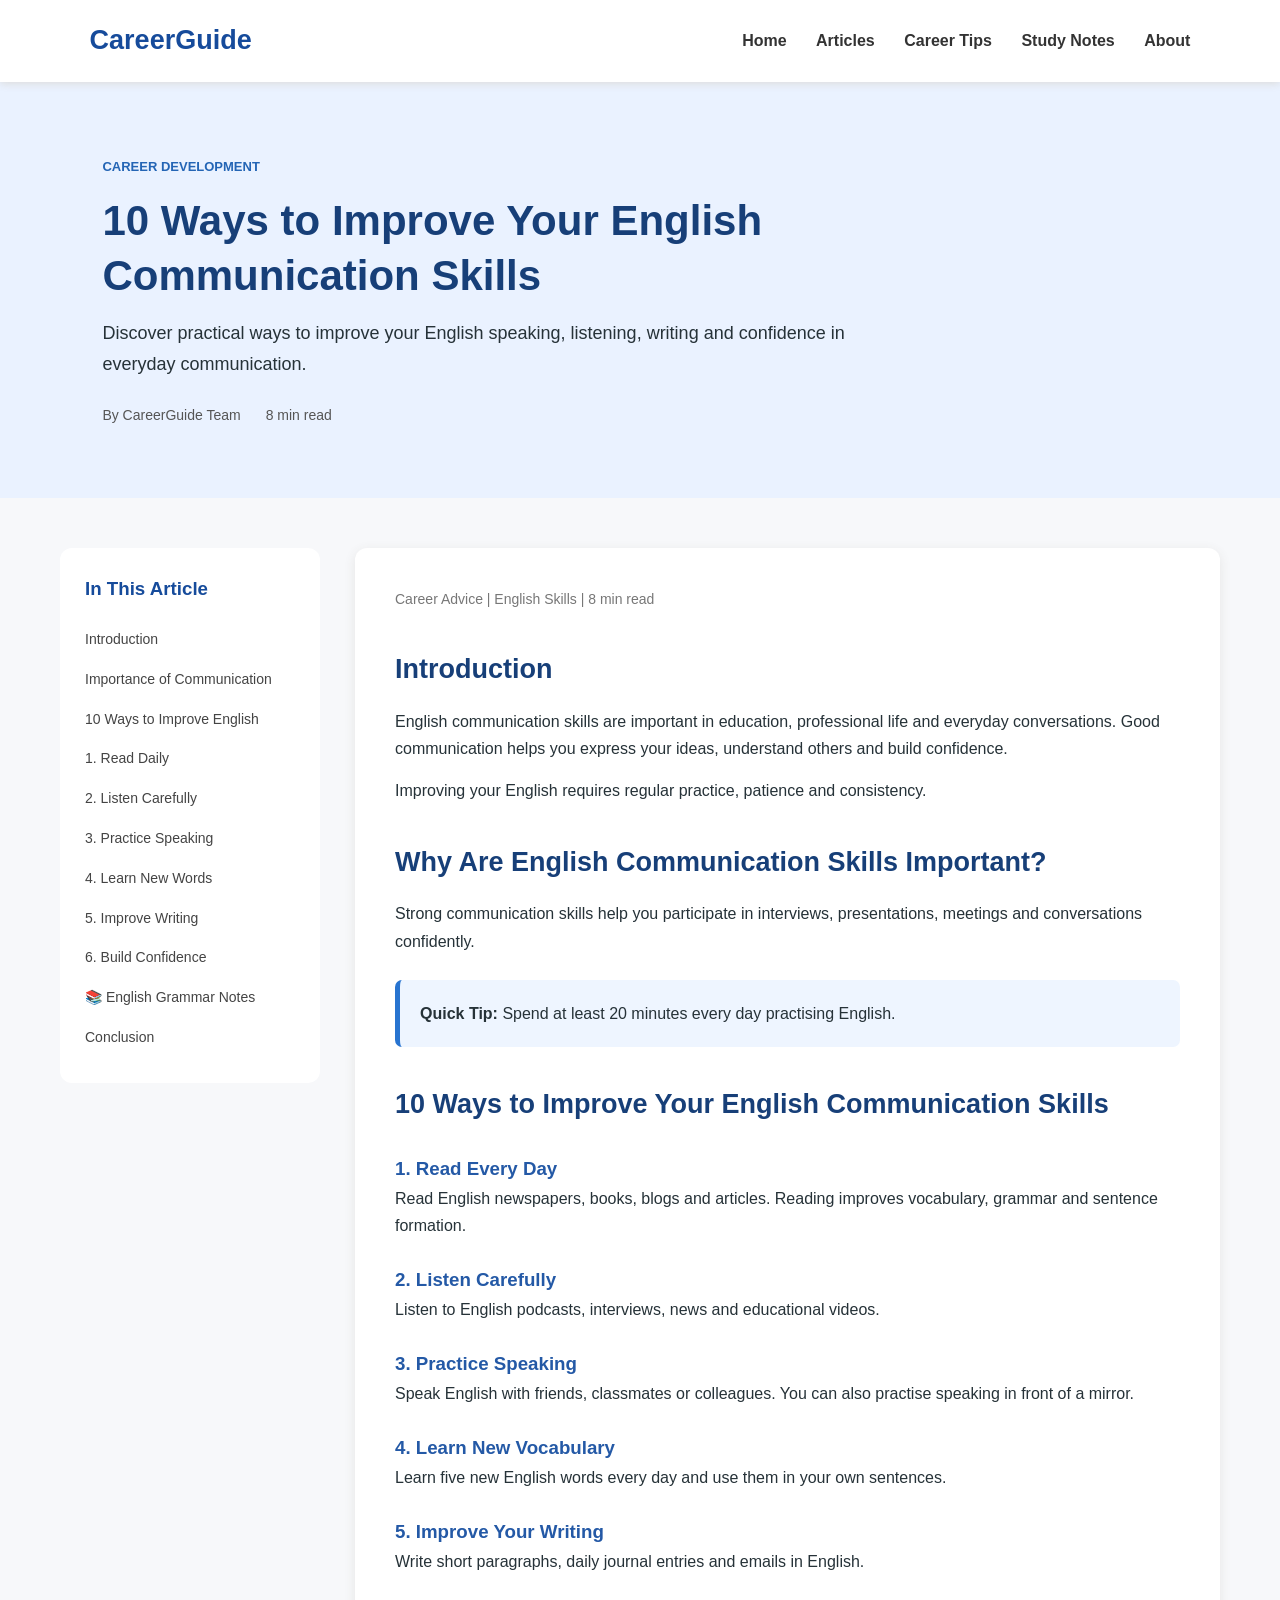
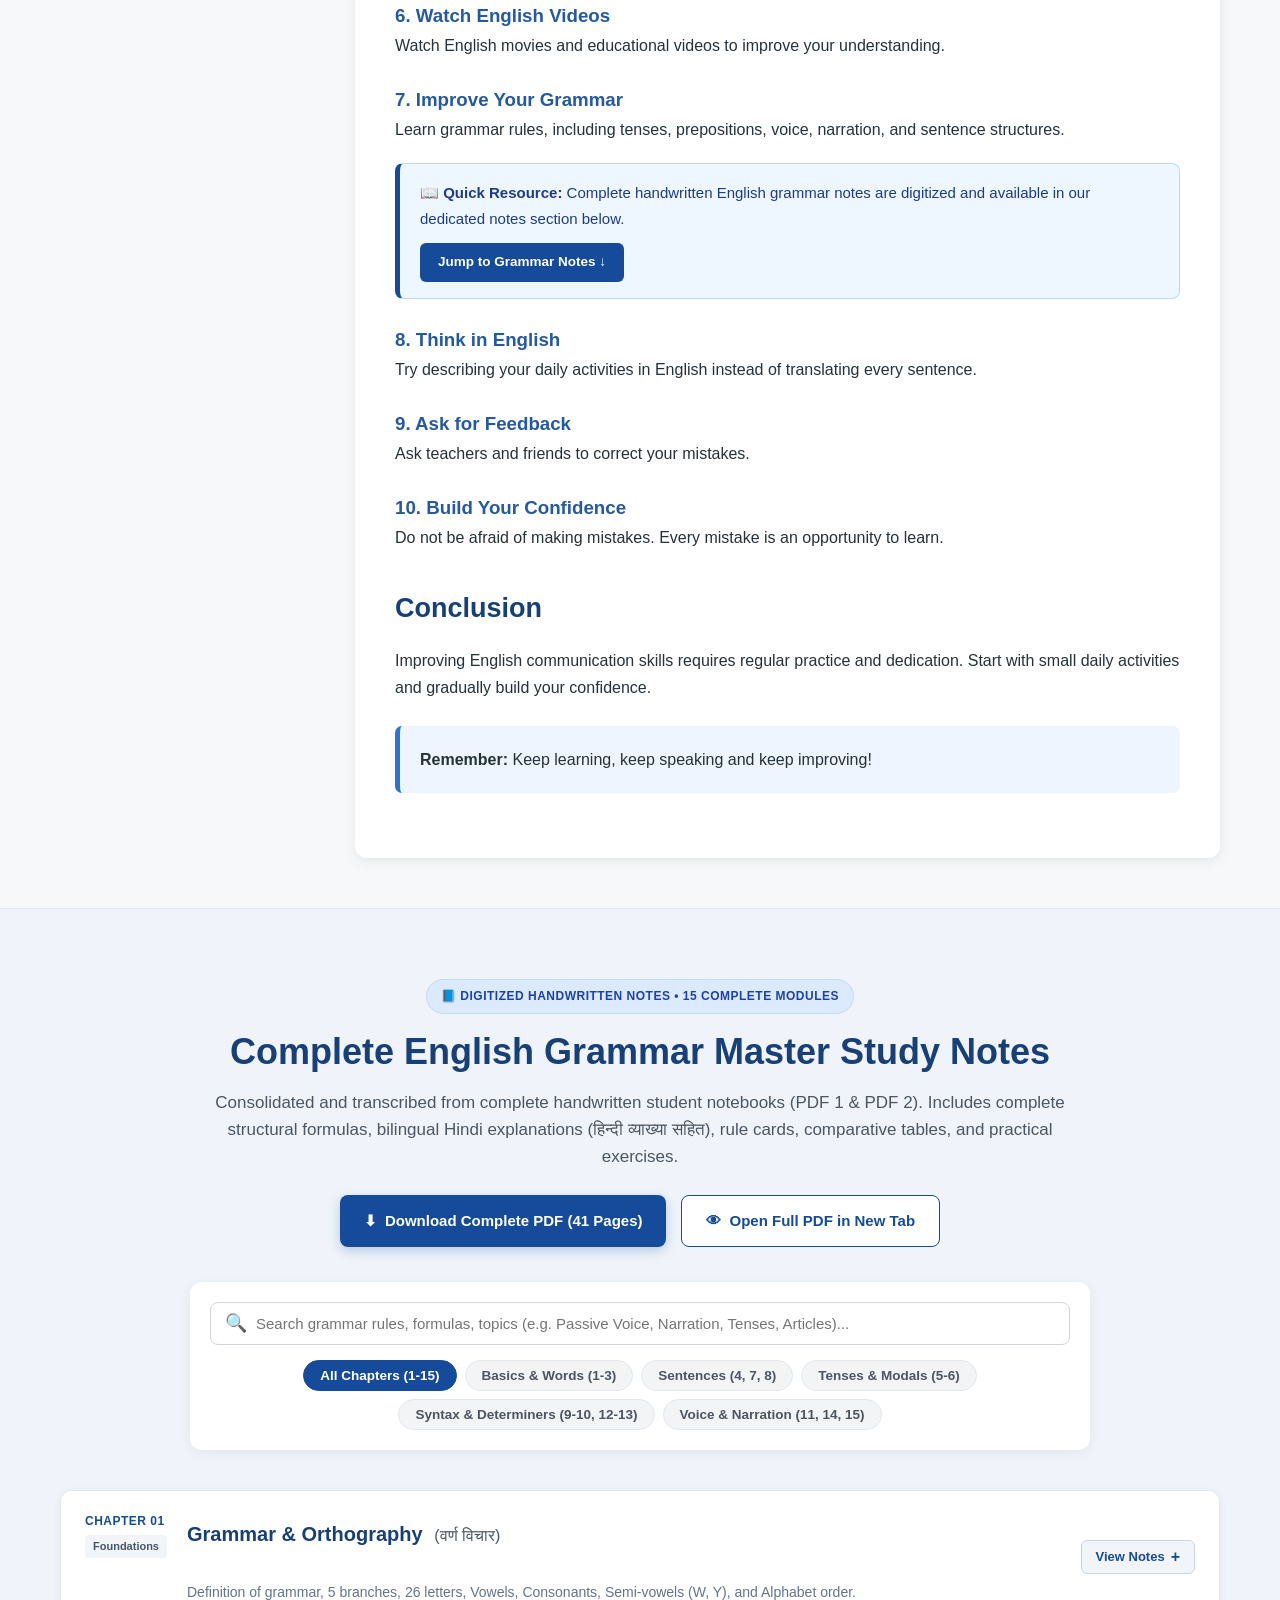
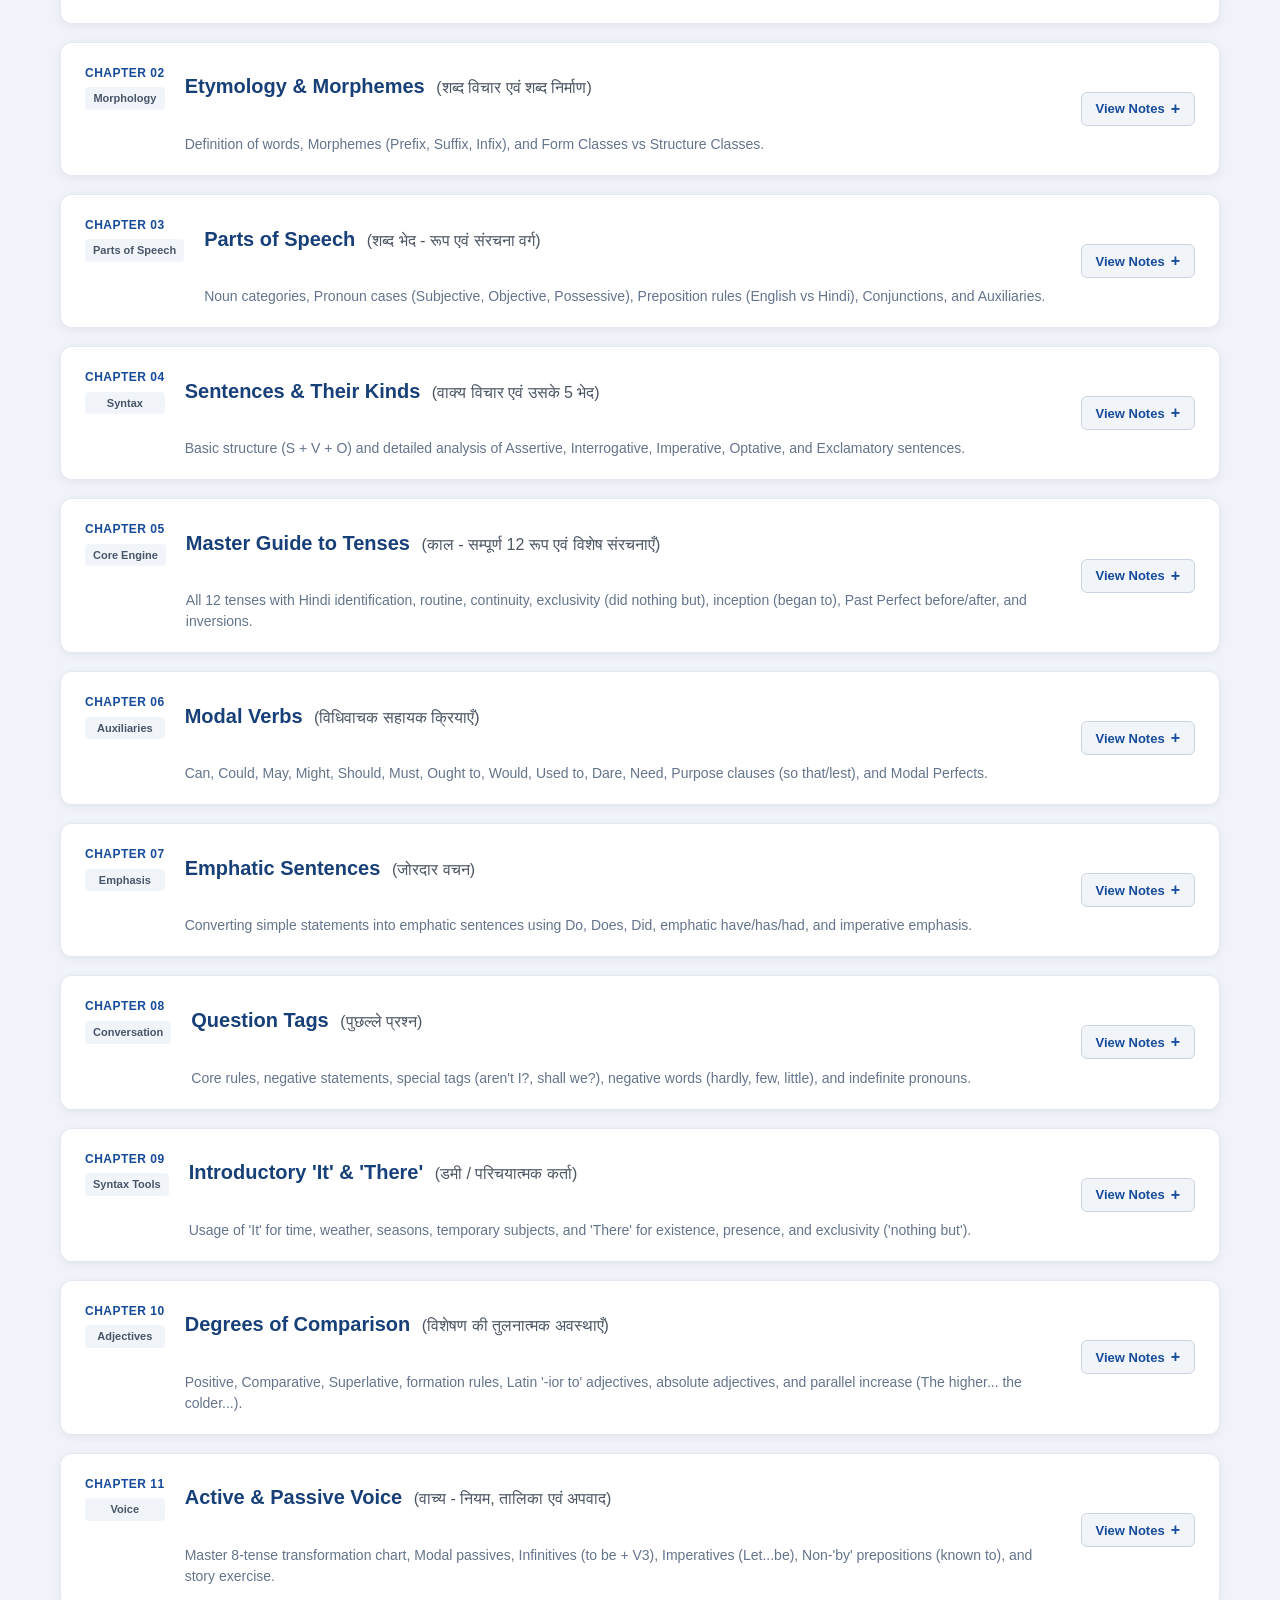
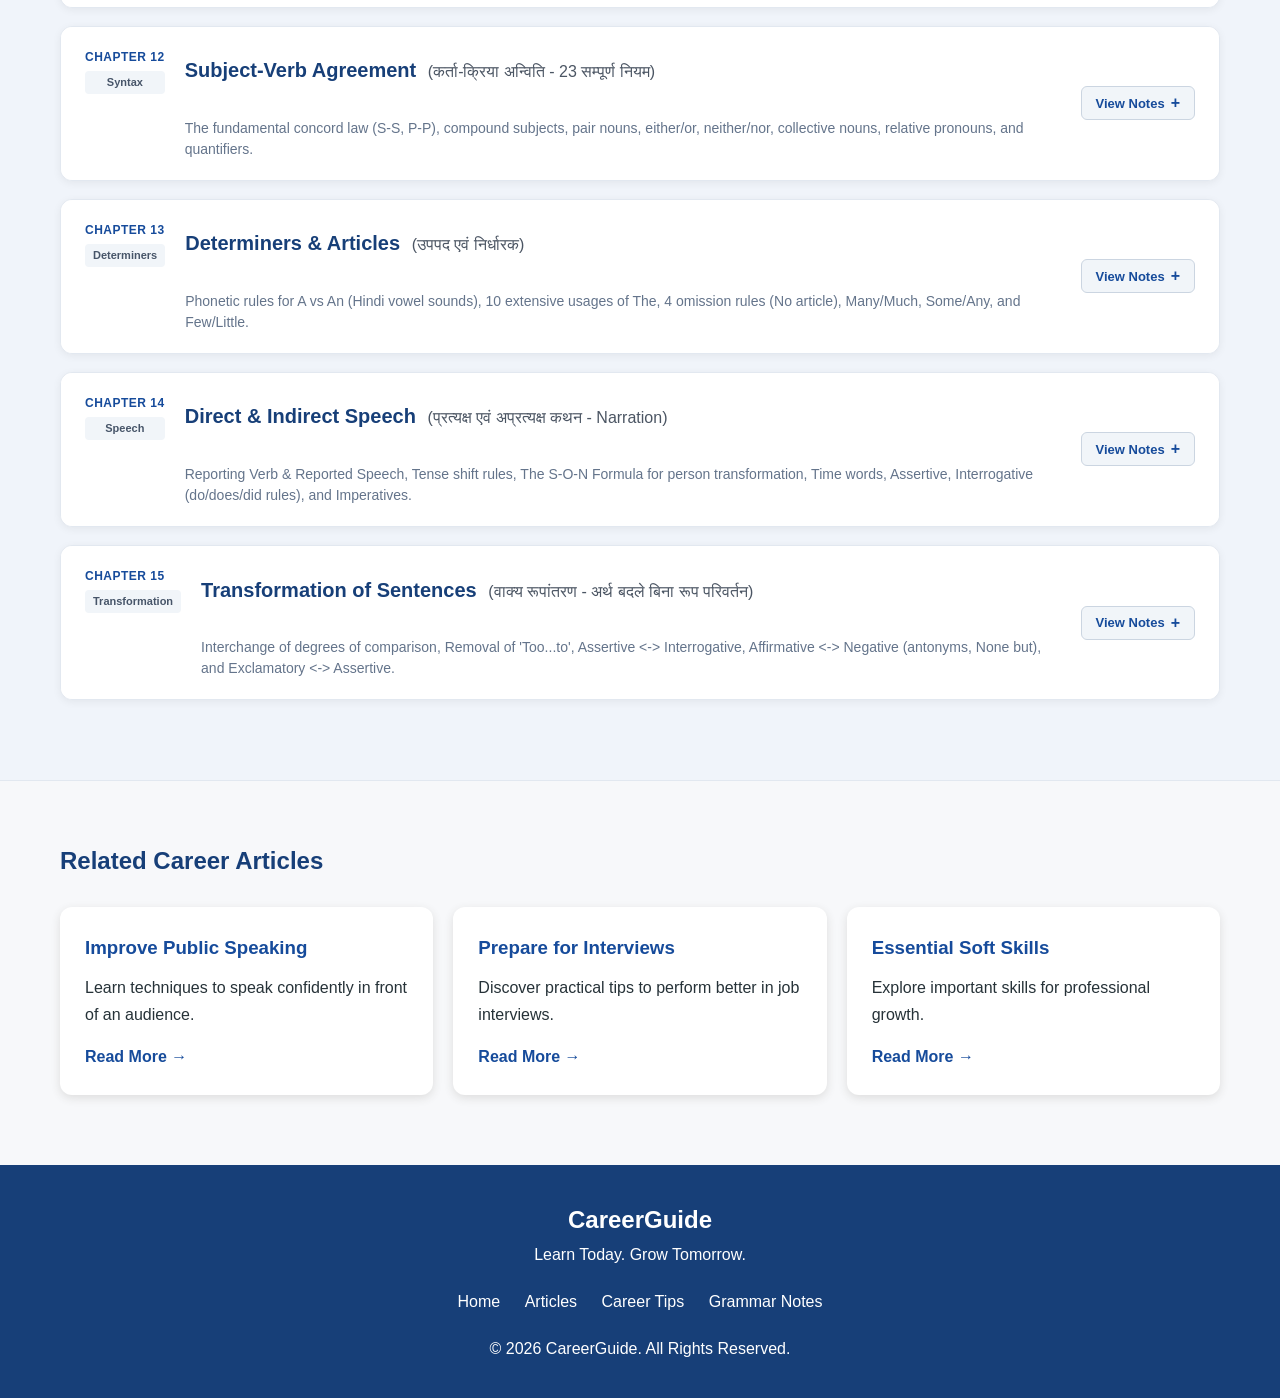
<file: html.html>
<!DOCTYPE html>
<html lang="en">
<head>
    <meta charset="UTF-8">
    <meta name="viewport" content="width=device-width, initial-scale=1.0">

    <title>English Communication Skills | CareerGuide</title>

    <link rel="stylesheet" href="style.css">
</head>

<body>

<!-- HEADER -->

<header>
    <div class="logo">CareerGuide</div>

    <nav>
        <a href="#">Home</a>
        <a href="#article">Articles</a>
        <a href="#tips">Career Tips</a>
        <a href="#notes">Study Notes</a>
        <a href="#about">About</a>
    </nav>

    <button class="menu-btn" id="menuBtn">☰</button>
</header>

<!-- HERO SECTION -->

<section class="hero">

    <div class="hero-content">
        <span class="category">CAREER DEVELOPMENT</span>

        <h1>10 Ways to Improve Your English Communication Skills</h1>

        <p>
            Discover practical ways to improve your English speaking,
            listening, writing and confidence in everyday communication.
        </p>

        <div class="author">
            <span>By CareerGuide Team</span>
            <span>8 min read</span>
        </div>
    </div>

</section>

<!-- MAIN CONTENT -->

<div class="container">

    <!-- SIDEBAR -->

    <aside class="sidebar">

        <h3>In This Article</h3>

        <a href="#introduction">Introduction</a>
        <a href="#importance">Importance of Communication</a>
        <a href="#tips">10 Ways to Improve English</a>
        <a href="#reading">1. Read Daily</a>
        <a href="#listening">2. Listen Carefully</a>
        <a href="#speaking">3. Practice Speaking</a>
        <a href="#vocabulary">4. Learn New Words</a>
        <a href="#writing">5. Improve Writing</a>
        <a href="#confidence">6. Build Confidence</a>
        <a href="#notes">📚 English Grammar Notes</a>
        <a href="#conclusion">Conclusion</a>

    </aside>

    <!-- ARTICLE -->

    <main id="article" class="article">

        <div class="article-meta">
            Career Advice | English Skills | 8 min read
        </div>

        <h2 id="introduction">Introduction</h2>

        <p>
            English communication skills are important in education,
            professional life and everyday conversations.
            Good communication helps you express your ideas,
            understand others and build confidence.
        </p>

        <p>
            Improving your English requires regular practice,
            patience and consistency.
        </p>

        <h2 id="importance">Why Are English Communication Skills Important?</h2>

        <p>
            Strong communication skills help you participate in
            interviews, presentations, meetings and conversations
            confidently.
        </p>

        <div class="tip">
            <strong>Quick Tip:</strong>
            Spend at least 20 minutes every day practising English.
        </div>

        <h2 id="tips">10 Ways to Improve Your English Communication Skills</h2>

        <h3 id="reading">1. Read Every Day</h3>

        <p>
            Read English newspapers, books, blogs and articles.
            Reading improves vocabulary, grammar and sentence formation.
        </p>

        <h3 id="listening">2. Listen Carefully</h3>

        <p>
            Listen to English podcasts, interviews, news and
            educational videos.
        </p>

        <h3 id="speaking">3. Practice Speaking</h3>

        <p>
            Speak English with friends, classmates or colleagues.
            You can also practise speaking in front of a mirror.
        </p>

        <h3 id="vocabulary">4. Learn New Vocabulary</h3>

        <p>
            Learn five new English words every day and use them
            in your own sentences.
        </p>

        <h3 id="writing">5. Improve Your Writing</h3>

        <p>
            Write short paragraphs, daily journal entries
            and emails in English.
        </p>

        <h3>6. Watch English Videos</h3>

        <p>
            Watch English movies and educational videos
            to improve your understanding.
        </p>

        <h3>7. Improve Your Grammar</h3>

        <p>
            Learn grammar rules, including tenses,
            prepositions, voice, narration, and sentence structures.
        </p>

        <div class="grammar-callout">
            <span>📖 <strong>Quick Resource:</strong> Complete handwritten English grammar notes are digitized and available in our dedicated notes section below.</span>
            <a href="#notes" class="btn-jump">Jump to Grammar Notes ↓</a>
        </div>

        <h3>8. Think in English</h3>

        <p>
            Try describing your daily activities in English
            instead of translating every sentence.
        </p>

        <h3>9. Ask for Feedback</h3>

        <p>
            Ask teachers and friends to correct your mistakes.
        </p>

        <h3 id="confidence">10. Build Your Confidence</h3>

        <p>
            Do not be afraid of making mistakes.
            Every mistake is an opportunity to learn.
        </p>

        <h2 id="conclusion">Conclusion</h2>

        <p>
            Improving English communication skills requires
            regular practice and dedication. Start with small
            daily activities and gradually build your confidence.
        </p>

        <div class="tip">
            <strong>Remember:</strong>
            Keep learning, keep speaking and keep improving!
        </div>

    </main>

</div>


<!-- ============================================== -->
<!-- COMPREHENSIVE ENGLISH GRAMMAR NOTES SECTION   -->
<!-- ============================================== -->
<section id="notes" class="notes-section">
    <div class="notes-container">
        
        <div class="notes-header">
            <span class="notes-badge">📘 DIGITIZED HANDWRITTEN NOTES • 15 COMPLETE MODULES</span>
            <h2>Complete English Grammar Master Study Notes</h2>
            <p class="notes-subtitle">
                Consolidated and transcribed from complete handwritten student notebooks (PDF 1 & PDF 2). 
                Includes complete structural formulas, bilingual Hindi explanations (हिन्दी व्याख्या सहित), rule cards, 
                comparative tables, and practical exercises.
            </p>
            
            <div class="notes-actions">
                <a href="English_Grammar_Complete_Master_Notes.pdf" download class="btn-download">
                    <span class="btn-icon">⬇</span> Download Complete PDF (41 Pages)
                </a>
                <a href="English_Grammar_Complete_Master_Notes.pdf" target="_blank" class="btn-view">
                    <span class="btn-icon">👁</span> Open Full PDF in New Tab
                </a>
            </div>

            <!-- SEARCH AND FILTER CONTROLS -->
            <div class="notes-controls">
                <div class="search-box">
                    <span class="search-icon">🔍</span>
                    <input type="text" id="notesSearch" placeholder="Search grammar rules, formulas, topics (e.g. Passive Voice, Narration, Tenses, Articles)...">
                    <button id="clearSearch" title="Clear Search">✕</button>
                </div>
                <div class="filter-pills" id="filterPills">
                    <button class="pill active" data-filter="all">All Chapters (1-15)</button>
                    <button class="pill" data-filter="basics">Basics & Words (1-3)</button>
                    <button class="pill" data-filter="sentences">Sentences (4, 7, 8)</button>
                    <button class="pill" data-filter="tenses">Tenses & Modals (5-6)</button>
                    <button class="pill" data-filter="rules">Syntax & Determiners (9-10, 12-13)</button>
                    <button class="pill" data-filter="voice-narration">Voice & Narration (11, 14, 15)</button>
                </div>
            </div>
        </div>

        <div class="chapters-grid" id="chaptersGrid">

            <!-- CHAPTER 1 -->
            <article class="chapter-card" data-category="basics" data-keywords="orthography grammar letters vowels consonants semi-vowels alphabet varn vichar swar vyanjan">
                <header class="chapter-card-header">
                    <div class="ch-meta">
                        <span class="ch-num">CHAPTER 01</span>
                        <span class="ch-badge">Foundations</span>
                    </div>
                    <h3>Grammar & Orthography <span class="hindi-title">(वर्ण विचार)</span></h3>
                    <p class="ch-summary">Definition of grammar, 5 branches, 26 letters, Vowels, Consonants, Semi-vowels (W, Y), and Alphabet order.</p>
                    <button class="toggle-btn" aria-label="Toggle Chapter 1 Notes">
                        <span class="toggle-text">View Notes</span>
                        <span class="toggle-icon">+</span>
                    </button>
                </header>
                <div class="chapter-card-body">
                    <div class="rule-box">
                        <h4>1.1 Definition of Grammar (व्याकरण की परिभाषा)</h4>
                        <p><strong>English:</strong> Grammar is the process or system of learning a language correctly in its spoken and written forms.</p>
                        <p><strong>हिन्दी:</strong> व्याकरण वह साधन है जिसके माध्यम से हम किसी भाषा को शुद्ध-शुद्ध बोलना, पढ़ना और लिखना सीखते हैं।</p>
                    </div>

                    <h4>1.2 Five Branches of Grammar (व्याकरण के 5 अंग)</h4>
                    <ul class="styled-list">
                        <li><strong>1. Orthography (वर्ण विचार):</strong> Deals with letters, phonetic sounds, spellings, vowels, and consonants.</li>
                        <li><strong>2. Etymology (शब्द विचार):</strong> Deals with words, derivation, morphemes, and word formation.</li>
                        <li><strong>3. Syntax (वाक्य विचार):</strong> Deals with sentence construction, subject-verb agreement, and word order.</li>
                        <li><strong>4. Punctuation (विराम चिन्ह विचार):</strong> Deals with stops, marks, and clarity in writing.</li>
                        <li><strong>5. Rhetoric and Prosody (अलंकार एवं छंद विचार):</strong> Deals with literary embellishment, rhythm, and poetic meter.</li>
                    </ul>

                    <h4>1.3 Orthography & Classification of Letters (कुल 26 वर्ण)</h4>
                    <div class="info-grid">
                        <div class="info-card">
                            <strong>Vowels (स्वर - 5):</strong>
                            <p><code>a, e, i, o, u</code> — Pronounced independently without the aid of any other sound (वह वर्ण जो बिना किसी अन्य ध्वनि की सहायता से बोला जाए).</p>
                        </div>
                        <div class="info-card">
                            <strong>Consonants (व्यंजन - 19/21):</strong>
                            <p><code>b, c, d, f, g, h, j, k, l, m, n, p, q, r, s, t, v, x, z</code> — Pronounced with the help of a vowel (e.g. b = b + e, f = a + f).</p>
                        </div>
                    </div>

                    <div class="formula-box">
                        <strong>Semi-Vowels (अर्ध स्वर): W and Y</strong>
                        <p>• <strong>At Beginning:</strong> Pronounced as <em>Consonant</em> ('य' / 'व') -> <code>Yadav, Yellow, Wolf, Woman</code></p>
                        <p>• <strong>In Middle/End:</strong> Pronounced as <em>Vowel</em> ('ई', 'आई', 'ऑ', 'आउ') -> <code>City, Cry, Law, Cow</code></p>
                    </div>
                </div>
            </article>

            <!-- CHAPTER 2 -->
            <article class="chapter-card" data-category="basics" data-keywords="etymology morpheme prefix suffix infix form classes structure classes shabd vichar">
                <header class="chapter-card-header">
                    <div class="ch-meta">
                        <span class="ch-num">CHAPTER 02</span>
                        <span class="ch-badge">Morphology</span>
                    </div>
                    <h3>Etymology & Morphemes <span class="hindi-title">(शब्द विचार एवं शब्द निर्माण)</span></h3>
                    <p class="ch-summary">Definition of words, Morphemes (Prefix, Suffix, Infix), and Form Classes vs Structure Classes.</p>
                    <button class="toggle-btn" aria-label="Toggle Chapter 2 Notes">
                        <span class="toggle-text">View Notes</span>
                        <span class="toggle-icon">+</span>
                    </button>
                </header>
                <div class="chapter-card-body">
                    <div class="rule-box">
                        <h4>2.1 Word & Morpheme (शब्द एवं शब्दांश)</h4>
                        <p><strong>Word (शब्द):</strong> A group of letters with a clear semantic meaning (e.g. <code>p + e + n = pen</code> ✓ vs <code>npe</code> ✗).</p>
                        <p><strong>Morpheme (Affix):</strong> The smallest grammatical unit that alters the meaning of a root word without having independent dictionary meaning on its own.</p>
                    </div>

                    <h4>2.2 The Three Types of Morphemes</h4>
                    <table class="notes-table">
                        <thead>
                            <tr><th>Kind</th><th>Hindi</th><th>Position</th><th>Examples</th></tr>
                        </thead>
                        <tbody>
                            <tr><td><strong>Prefix</strong></td><td>उपसर्ग</td><td>Beginning (Pre + fix)</td><td><code>im- + possible = impossible</code>, <code>un- + happy = unhappy</code></td></tr>
                            <tr><td><strong>Suffix</strong></td><td>प्रत्यय</td><td>End (Suff + fix)</td><td><code>drive + -er = driver</code>, <code>quick + -ly = quickly</code></td></tr>
                            <tr><td><strong>Infix</strong></td><td>अंतःप्रत्यय</td><td>Middle modification</td><td><code>man -> men</code>, <code>foot -> feet</code>, <code>tooth -> teeth</code></td></tr>
                        </tbody>
                    </table>

                    <h4>2.3 Form Classes vs Structure Classes</h4>
                    <p>• <strong>Form Classes (रूप वर्ग):</strong> Words that change form by adding morphemes (Noun, Adjective, Verb, Adverb) — e.g. <em>clever -> cleverer, cleverest, cleverly, cleverness</em>.</p>
                    <p>• <strong>Structure Classes (संरचना वर्ग):</strong> Grammatical words with fixed forms (Pronouns, Prepositions, Conjunctions, Helping Verbs, Determiners, Intensifiers).</p>
                </div>
            </article>

            <!-- CHAPTER 3 -->
            <article class="chapter-card" data-category="basics" data-keywords="parts of speech noun pronoun adjective verb adverb preposition conjunction interjection helping verb">
                <header class="chapter-card-header">
                    <div class="ch-meta">
                        <span class="ch-num">CHAPTER 03</span>
                        <span class="ch-badge">Parts of Speech</span>
                    </div>
                    <h3>Parts of Speech <span class="hindi-title">(शब्द भेद - रूप एवं संरचना वर्ग)</span></h3>
                    <p class="ch-summary">Noun categories, Pronoun cases (Subjective, Objective, Possessive), Preposition rules (English vs Hindi), Conjunctions, and Auxiliaries.</p>
                    <button class="toggle-btn" aria-label="Toggle Chapter 3 Notes">
                        <span class="toggle-text">View Notes</span>
                        <span class="toggle-icon">+</span>
                    </button>
                </header>
                <div class="chapter-card-body">
                    <h4>3.1 Noun Classification</h4>
                    <ul class="styled-list">
                        <li><strong>Proper Noun (व्यक्तिवाचक):</strong> Specific names (Ram, Ranchi, The Ganga).</li>
                        <li><strong>Countable Noun (गणनीय):</strong> Things counted individually (Book, Pen, Boy). Has plural form and takes <em>a/an</em>.</li>
                        <li><strong>Uncountable Noun (अगणनीय):</strong> Things eaten, drunk, felt, or measured (Water, Milk, Rice, Bread, Honesty). Always singular; never takes 's/es' or 'a/an' directly.</li>
                    </ul>

                    <h4>3.2 Master Pronoun Case Table</h4>
                    <table class="notes-table">
                        <thead>
                            <tr><th>Person</th><th>Subjective (कर्ता)</th><th>Objective (कर्म)</th><th>Possessive Adj. (+Noun)</th><th>Possessive Pronoun (No Noun)</th></tr>
                        </thead>
                        <tbody>
                            <tr><td>1st Person</td><td>I / We</td><td>me / us</td><td>my / our</td><td>mine / ours</td></tr>
                            <tr><td>2nd Person</td><td>You</td><td>you</td><td>your</td><td>yours</td></tr>
                            <tr><td>3rd Person</td><td>He / She / They / It</td><td>him / her / them / it</td><td>his / her / their / its</td><td>his / hers / theirs / —</td></tr>
                        </tbody>
                    </table>
                    <p class="note-line"><em>Difference:</em> "This is <strong>my</strong> book." (Possessive Adjective) vs "This book is <strong>mine</strong>." (Possessive Pronoun).</p>

                    <h4>3.3 Key Structure Words</h4>
                    <p>• <strong>Preposition (संबंध सूचक):</strong> Placed <em>before</em> the noun in English, but <em>after</em> it in Hindi: "वह पटना <strong>से</strong> आ रहा है।" -> "He is coming <strong>from</strong> Patna."</p>
                    <p>• <strong>Conjunction (समुच्चय बोधक):</strong> Joining words (and, but, because, although, or, nor).</p>
                    <p>• <strong>Intensifier (तीव्रक):</strong> Words like <em>very, hardly, rarely, extremely</em> used to intensify adjectives/verbs.</p>
                </div>
            </article>

            <!-- CHAPTER 4 -->
            <article class="chapter-card" data-category="sentences" data-keywords="sentences kinds of sentences assertive interrogative imperative optative exclamatory vakya vichar">
                <header class="chapter-card-header">
                    <div class="ch-meta">
                        <span class="ch-num">CHAPTER 04</span>
                        <span class="ch-badge">Syntax</span>
                    </div>
                    <h3>Sentences & Their Kinds <span class="hindi-title">(वाक्य विचार एवं उसके 5 भेद)</span></h3>
                    <p class="ch-summary">Basic structure (S + V + O) and detailed analysis of Assertive, Interrogative, Imperative, Optative, and Exclamatory sentences.</p>
                    <button class="toggle-btn" aria-label="Toggle Chapter 4 Notes">
                        <span class="toggle-text">View Notes</span>
                        <span class="toggle-icon">+</span>
                    </button>
                </header>
                <div class="chapter-card-body">
                    <div class="formula-box">
                        <strong>Sentence Core Structure:</strong>
                        <code>Subject (कौन) + Verb (क्रिया) + Object (क्या/किसे) + Complement</code>
                    </div>

                    <h4>The 5 Kinds of Sentences</h4>
                    <table class="notes-table">
                        <thead>
                            <tr><th>Type</th><th>Hindi</th><th>Function</th><th>Examples</th></tr>
                        </thead>
                        <tbody>
                            <tr><td><strong>Assertive</strong></td><td>कथनात्मक</td><td>Fact, assertion (Pos / Neg)</td><td>He is playing football. / He is not playing.</td></tr>
                            <tr><td><strong>Interrogative</strong></td><td>प्रश्नवाचक</td><td>Questions (Yes/No & Wh-)</td><td>Do you like milk? / Why are you late?</td></tr>
                            <tr><td><strong>Imperative</strong></td><td>आज्ञा/सलाह</td><td>Order, request, advice, Let</td><td>Bring water. / Please help me. / Let us go.</td></tr>
                            <tr><td><strong>Optative</strong></td><td>इच्छा/प्रार्थना</td><td>Wish, prayer, blessing, curse</td><td>May God save you! / Long live the President!</td></tr>
                            <tr><td><strong>Exclamatory</strong></td><td>विस्मयादिबोधक</td><td>Sudden emotional outburst</td><td>What a beautiful place! / Alas! He is no more.</td></tr>
                        </tbody>
                    </table>
                </div>
            </article>

            <!-- CHAPTER 5 -->
            <article class="chapter-card" data-category="tenses" data-keywords="tenses present past future indefinite continuous perfect simple present time clauses kaal">
                <header class="chapter-card-header">
                    <div class="ch-meta">
                        <span class="ch-num">CHAPTER 05</span>
                        <span class="ch-badge">Core Engine</span>
                    </div>
                    <h3>Master Guide to Tenses <span class="hindi-title">(काल - सम्पूर्ण 12 रूप एवं विशेष संरचनाएँ)</span></h3>
                    <p class="ch-summary">All 12 tenses with Hindi identification, routine, continuity, exclusivity (did nothing but), inception (began to), Past Perfect before/after, and inversions.</p>
                    <button class="toggle-btn" aria-label="Toggle Chapter 5 Notes">
                        <span class="toggle-text">View Notes</span>
                        <span class="toggle-icon">+</span>
                    </button>
                </header>
                <div class="chapter-card-body">
                    <h4>5.1 The 8 Special Structures of Simple Present</h4>
                    <ul class="styled-list">
                        <li><strong>Type I (State):</strong> <code>S + is/am/are + Comp</code> -> "वह गरीब है।" -> <em>He is poor.</em></li>
                        <li><strong>Type II (Intention):</strong> <code>S + is/am/are + to + V1</code> -> "वह जाने को है।" -> <em>He is to go.</em></li>
                        <li><strong>Type III (Possession):</strong> <code>S + has/have + Comp</code> -> "राम के पास एक खिलौना है।" -> <em>Ram has a toy.</em></li>
                        <li><strong>Type IV (Compulsion):</strong> <code>S + has/have + to + V1</code> -> "मुझे जाना पड़ता है।" -> <em>I have to go.</em></li>
                        <li><strong>Type V (Habit / Routine):</strong> <code>S + V1/V5 + O</code> -> "वह खेलता है।" -> <em>He plays football.</em></li>
                        <li><strong>Type VI (Continuity):</strong> <code>S + keeps on / goes on + V4</code> -> "वह पढ़ता रहता है।" -> <em>He keeps on reading.</em></li>
                        <li><strong>Type VII (Exclusivity):</strong> <code>S + does/do nothing but + V1</code> -> "वह हँसता ही रहता है।" -> <em>He does nothing but laugh.</em></li>
                        <li><strong>Type VIII (Inception):</strong> <code>S + begins to + V1</code> -> "वह रोने लगती है।" -> <em>She begins to weep.</em></li>
                    </ul>

                    <h4>5.2 Crucial Past & Future Tense Rules</h4>
                    <div class="rule-box">
                        <strong>Past Perfect with BEFORE and AFTER:</strong>
                        <p>• <strong>Before:</strong> 1st Action (Past Perfect) + before + 2nd Action (Simple Past)<br/>
                        -> "डॉक्टर के आने के पहले रोगी मर चुका था।" -> <strong>The patient had died before the doctor came.</strong></p>
                        <p>• <strong>After:</strong> 2nd Action (Simple Past) + after + 1st Action (Past Perfect)<br/>
                        -> "डॉक्टर के आने के बाद रोगी मरा।" -> <strong>The patient died after the doctor had come.</strong></p>
                        <p>• <strong>Inversion:</strong> <code>No sooner did I reach the station than the train started.</code></p>
                    </div>

                    <p>• <strong>Since vs For:</strong> <em>Since</em> for Point of Time (since morning, since 1999); <em>For</em> for Period of Time (for two days, for three hours).</p>
                    <p>• <strong>Stative Verbs:</strong> Verbs like <em>know, understand, believe, love</em> are NOT used in continuous tense ("I know you", not "I am knowing you").</p>
                </div>
            </article>

            <!-- CHAPTER 6 -->
            <article class="chapter-card" data-category="tenses" data-keywords="modals modal verbs can could may might should must ought to would used to dare need">
                <header class="chapter-card-header">
                    <div class="ch-meta">
                        <span class="ch-num">CHAPTER 06</span>
                        <span class="ch-badge">Auxiliaries</span>
                    </div>
                    <h3>Modal Verbs <span class="hindi-title">(विधिवाचक सहायक क्रियाएँ)</span></h3>
                    <p class="ch-summary">Can, Could, May, Might, Should, Must, Ought to, Would, Used to, Dare, Need, Purpose clauses (so that/lest), and Modal Perfects.</p>
                    <button class="toggle-btn" aria-label="Toggle Chapter 6 Notes">
                        <span class="toggle-text">View Notes</span>
                        <span class="toggle-icon">+</span>
                    </button>
                </header>
                <div class="chapter-card-body">
                    <div class="formula-box">
                        <strong>Core Modal Formula:</strong> <code>Subject + Modal Auxiliary + V1 (Base Form) + Object</code>
                    </div>

                    <table class="notes-table">
                        <thead>
                            <tr><th>Modal</th><th>Primary Meaning</th><th>Nuance / Nuance %</th><th>Example</th></tr>
                        </thead>
                        <tbody>
                            <tr><td><strong>Can / Could</strong></td><td>Ability / Capability</td><td>Present vs Past ability</td><td>She can do this work. / She could do this work.</td></tr>
                            <tr><td><strong>May / Might</strong></td><td>Possibility / Permission</td><td>May (~70%) vs Might (~30%)</td><td>He may come today. / He might come.</td></tr>
                            <tr><td><strong>Should</strong></td><td>Advice / General Duty</td><td>चाहिए (नैतिक सलाह)</td><td>We should respect the elders.</td></tr>
                            <tr><td><strong>Must</strong></td><td>Compulsion / Necessity</td><td>अवश्य चाहिए (~90% certainty)</td><td>We must do this work.</td></tr>
                            <tr><td><strong>Ought to</strong></td><td>Moral Obligation</td><td>नैतिक/धार्मिक कर्तव्य</td><td>We ought to help the poor.</td></tr>
                            <tr><td><strong>Would / Used to</strong></td><td>Past Habit / Polite Offer</td><td>करता था / क्या आप लेंगे?</td><td>Would you take tea? / He used to walk daily.</td></tr>
                        </tbody>
                    </table>

                    <div class="rule-box">
                        <strong>Purpose Clauses (उद्देश्य सूचक वाक्य):</strong>
                        <p>• <strong>So that (ताकि):</strong> "वह कड़ी मेहनत करता है ताकि उसे सफलता मिले।" -> <em>He labours hard so that he may get success.</em></p>
                        <p>• <strong>Lest (ताकि...न):</strong> <code>Lest + S + should + V1</code> -> <em>He labours hard lest he should fail.</em> (Never use 'not' with lest).</p>
                        <p>• <strong>Modal Perfect:</strong> <code>S + modal + have + V3</code> -> "मैं कर सकता था।" -> <em>I could have done it.</em> | "उसे जाना चाहिए था।" -> <em>He should have gone.</em></p>
                    </div>
                </div>
            </article>

            <!-- CHAPTER 7 -->
            <article class="chapter-card" data-category="sentences" data-keywords="emphatic sentences do does did emphatic have has had जोरदार वचन">
                <header class="chapter-card-header">
                    <div class="ch-meta">
                        <span class="ch-num">CHAPTER 07</span>
                        <span class="ch-badge">Emphasis</span>
                    </div>
                    <h3>Emphatic Sentences <span class="hindi-title">(जोरदार वचन)</span></h3>
                    <p class="ch-summary">Converting simple statements into emphatic sentences using Do, Does, Did, emphatic have/has/had, and imperative emphasis.</p>
                    <button class="toggle-btn" aria-label="Toggle Chapter 7 Notes">
                        <span class="toggle-text">View Notes</span>
                        <span class="toggle-icon">+</span>
                    </button>
                </header>
                <div class="chapter-card-body">
                    <p><strong>Concept:</strong> Adding special stress, certainty, or force to an action.</p>
                    <p>• "मैं पढ़ता हूँ।" -> <strong>I read.</strong> (Non-emphatic / साधारण कथन)<br/>
                    • "मैं <strong>तो / अवश्य</strong> पढ़ता हूँ।" -> <strong>I do read.</strong> (Emphatic / जोरदार कथन)</p>

                    <table class="notes-table">
                        <thead>
                            <tr><th>Tense / Type</th><th>Non-Emphatic Form</th><th>Emphatic Transformed Form</th></tr>
                        </thead>
                        <tbody>
                            <tr><td>Simple Present</td><td>He reads. / I help the poor.</td><td><strong>He does read.</strong> / <strong>I do help the poor.</strong></td></tr>
                            <tr><td>Verb 'Do'</td><td>I do this work. / He does it.</td><td><strong>I do do this work.</strong> / <strong>He does do it.</strong></td></tr>
                            <tr><td>Simple Past</td><td>He helped me. / She came.</td><td><strong>He did help me.</strong> / <strong>She did come.</strong></td></tr>
                            <tr><td>Possession</td><td>He has a car. / I have a car.</td><td><strong>He does have a car.</strong> / <strong>I do have a car.</strong></td></tr>
                            <tr><td>Imperative</td><td>Please come in. / Help him.</td><td><strong>Please do come in!</strong> / <strong>Do help him!</strong></td></tr>
                        </tbody>
                    </table>
                </div>
            </article>

            <!-- CHAPTER 8 -->
            <article class="chapter-card" data-category="sentences" data-keywords="question tag question tags aren't i shall we tag questions negative words pronouns">
                <header class="chapter-card-header">
                    <div class="ch-meta">
                        <span class="ch-num">CHAPTER 08</span>
                        <span class="ch-badge">Conversation</span>
                    </div>
                    <h3>Question Tags <span class="hindi-title">(पुछल्ले प्रश्न)</span></h3>
                    <p class="ch-summary">Core rules, negative statements, special tags (aren't I?, shall we?), negative words (hardly, few, little), and indefinite pronouns.</p>
                    <button class="toggle-btn" aria-label="Toggle Chapter 8 Notes">
                        <span class="toggle-text">View Notes</span>
                        <span class="toggle-icon">+</span>
                    </button>
                </header>
                <div class="chapter-card-body">
                    <div class="formula-box">
                        <strong>The Golden Rule of Question Tags:</strong>
                        <code>Positive Statement -> Negative Tag | Negative Statement -> Positive Tag</code>
                    </div>

                    <h4>Core Examples & Special Rules</h4>
                    <ul class="styled-list">
                        <li>"Ram is playing, <strong>isn't he?</strong>" | "I don't like him, <strong>do I?</strong>"</li>
                        <li><strong>Special 'I am':</strong> "I am right, <strong>aren't I?</strong>" (Not: amn't I ✗).</li>
                        <li><strong>Special 'Let us':</strong> "Let us go for a walk, <strong>shall we?</strong>"</li>
                        <li><strong>Negative Words:</strong> Words like <em>hardly, scarcely, seldom, rarely, few, little</em> make the sentence negative, requiring a <strong>positive tag</strong>:<br/>
                        -> "He hardly goes to school, <strong>does he?</strong>"<br/>
                        -> "I have few books, <strong>have I?</strong>" (vs "I have a few books, <strong>haven't I?</strong>")</li>
                        <li><strong>Indefinite Pronouns:</strong> <em>Somebody, nobody, everyone, anyone</em> take the pronoun <strong>they</strong> in the tag:<br/>
                        -> "Somebody has done it, <strong>haven't they?</strong>" | "Nobody is perfect, <strong>are they?</strong>"</li>
                    </ul>
                </div>
            </article>

            <!-- CHAPTER 9 -->
            <article class="chapter-card" data-category="rules" data-keywords="dummy subject introductory subject it there time weather season presence nothing but">
                <header class="chapter-card-header">
                    <div class="ch-meta">
                        <span class="ch-num">CHAPTER 09</span>
                        <span class="ch-badge">Syntax Tools</span>
                    </div>
                    <h3>Introductory 'It' & 'There' <span class="hindi-title">(डमी / परिचयात्मक कर्ता)</span></h3>
                    <p class="ch-summary">Usage of 'It' for time, weather, seasons, temporary subjects, and 'There' for existence, presence, and exclusivity ('nothing but').</p>
                    <button class="toggle-btn" aria-label="Toggle Chapter 9 Notes">
                        <span class="toggle-text">View Notes</span>
                        <span class="toggle-icon">+</span>
                    </button>
                </header>
                <div class="chapter-card-body">
                    <h4>9.1 Usages of Introductory 'IT'</h4>
                    <ul class="styled-list">
                        <li><strong>Time & Day:</strong> "आज शनिवार है।" -> <em>It is Saturday today.</em> | "अभी 8 बजे हैं।" -> <em>It is 8 o'clock.</em></li>
                        <li><strong>Weather & Nature:</strong> "वर्षा हो रही है।" -> <em>It is raining.</em> | "जाड़े का मौसम है।" -> <em>It is winter.</em></li>
                        <li><strong>Temporary Subject:</strong> "टहलना लाभदायक है।" -> <em>It is useful to walk.</em> (Equivalent to: To walk is useful).</li>
                        <li><strong>Emphatic Identification:</strong> "मैं ही तो हूँ।" -> <em>It is I.</em> (Not: It is me).</li>
                    </ul>

                    <h4>9.2 Usages of Introductory 'THERE'</h4>
                    <p>• <strong>Existence / Location:</strong> "एक बालक है।" -> <em>There is a boy.</em> | "पेड़ पर बंदर थे।" -> <em>There were monkeys on the tree.</em></p>
                    <p>• <strong>Exclusivity ('ही' / Nothing but):</strong> When nothing else exists except that object (the verb remains singular <em>is/was</em>):<br/>
                    -> "पेड़ पर बंदर ही बंदर हैं।" -> <strong>There is nothing but monkeys on the tree.</strong><br/>
                    -> "रेगिस्तान में बालू ही बालू है।" -> <strong>There is nothing but sand in the desert.</strong></p>
                </div>
            </article>

            <!-- CHAPTER 10 -->
            <article class="chapter-card" data-category="rules" data-keywords="degrees of comparison positive comparative superlative adjective junior senior to parallel increase">
                <header class="chapter-card-header">
                    <div class="ch-meta">
                        <span class="ch-num">CHAPTER 10</span>
                        <span class="ch-badge">Adjectives</span>
                    </div>
                    <h3>Degrees of Comparison <span class="hindi-title">(विशेषण की तुलनात्मक अवस्थाएँ)</span></h3>
                    <p class="ch-summary">Positive, Comparative, Superlative, formation rules, Latin '-ior to' adjectives, absolute adjectives, and parallel increase (The higher... the colder...).</p>
                    <button class="toggle-btn" aria-label="Toggle Chapter 10 Notes">
                        <span class="toggle-text">View Notes</span>
                        <span class="toggle-icon">+</span>
                    </button>
                </header>
                <div class="chapter-card-body">
                    <h4>10.1 The 3 Degrees of Adjectives</h4>
                    <p>• <strong>Positive:</strong> "Ram is a <strong>clever</strong> boy." | "He is as <strong>clever</strong> as Ram."</p>
                    <p>• <strong>Comparative:</strong> "Ram is <strong>cleverer than</strong> Shyam." | "Gita is <strong>more beautiful than</strong> Sima."</p>
                    <p>• <strong>Superlative:</strong> "Ram is the <strong>cleverest</strong> boy." | "She is the <strong>most beautiful</strong> girl."</p>

                    <h4>10.2 Special Exam Rules</h4>
                    <div class="rule-box">
                        <strong>Latin Adjectives ending in -ior:</strong>
                        <p><em>Junior, Senior, Superior, Inferior, Prior, Preferable</em> strictly take <strong>to</strong>, never 'than' or 'more':<br/>
                        -> Correct: <strong>"He is junior to me."</strong> ✓ (Incorrect: "junior than me" ✗ / "more junior" ✗)<br/>
                        -> Correct: <strong>"Tea is preferable to coffee."</strong> ✓</p>
                    </div>

                    <div class="formula-box">
                        <strong>Parallel Increase / Decrease:</strong>
                        <code>The + Comparative Degree ..., the + Comparative Degree ...</code>
                        <p>• "तुम जितना अधिक मेहनत करोगे उतना अधिक सफल बनोगे।" -> <strong>The more you labour, the more successful you become.</strong></p>
                        <p>• "The higher we go, the colder we feel."</p>
                    </div>
                </div>
            </article>

            <!-- CHAPTER 11 -->
            <article class="chapter-card" data-category="voice-narration" data-keywords="voice active passive passive voice by agent known to infinitives imperatives bear and two friends">
                <header class="chapter-card-header">
                    <div class="ch-meta">
                        <span class="ch-num">CHAPTER 11</span>
                        <span class="ch-badge">Voice</span>
                    </div>
                    <h3>Active & Passive Voice <span class="hindi-title">(वाच्य - नियम, तालिका एवं अपवाद)</span></h3>
                    <p class="ch-summary">Master 8-tense transformation chart, Modal passives, Infinitives (to be + V3), Imperatives (Let...be), Non-'by' prepositions (known to), and story exercise.</p>
                    <button class="toggle-btn" aria-label="Toggle Chapter 11 Notes">
                        <span class="toggle-text">View Notes</span>
                        <span class="toggle-icon">+</span>
                    </button>
                </header>
                <div class="chapter-card-body">
                    <div class="formula-box">
                        <strong>General Passive Structure:</strong>
                        <code>Object (as Subject) + Helping Verb + V3 (Past Participle) + by + Subject (as Object)</code>
                    </div>

                    <h4>Master Tense Transformation Table</h4>
                    <table class="notes-table">
                        <thead>
                            <tr><th>Tense</th><th>Active Voice</th><th>Passive Voice</th></tr>
                        </thead>
                        <tbody>
                            <tr><td>Simple Present</td><td>He helps me.</td><td><strong>I am helped by him.</strong></td></tr>
                            <tr><td>Present Continuous</td><td>He is teaching me.</td><td><strong>I am being taught by him.</strong></td></tr>
                            <tr><td>Present Perfect</td><td>She has helped us.</td><td><strong>We have been helped by her.</strong></td></tr>
                            <tr><td>Simple Past</td><td>He killed a tiger.</td><td><strong>A tiger was killed by him.</strong></td></tr>
                            <tr><td>Past Continuous</td><td>He was teaching us.</td><td><strong>We were being taught by him.</strong></td></tr>
                            <tr><td>Past Perfect</td><td>They had solved it.</td><td><strong>It had been solved by them.</strong></td></tr>
                            <tr><td>Simple Future</td><td>I shall teach you.</td><td><strong>You will be taught by me.</strong></td></tr>
                            <tr><td>Future Perfect</td><td>He will have done it.</td><td><strong>It will have been done by him.</strong></td></tr>
                            <tr><td>Modal Auxiliary</td><td>He can do it.</td><td><strong>It can be done by him.</strong></td></tr>
                            <tr><td>Infinitive (to + V1)</td><td>He is to teach me.</td><td><strong>I am to be taught by him.</strong></td></tr>
                        </tbody>
                    </table>

                    <h4>Preposition Exceptions (Verbs Not Taking 'BY')</h4>
                    <ul class="styled-list">
                        <li><strong>Know -> to:</strong> "I know you." -> <strong>You are known to me.</strong> (Not: known by me ✗).</li>
                        <li><strong>Satisfy / Please -> with:</strong> "Your work satisfies me." -> <strong>I am satisfied with your work.</strong></li>
                        <li><strong>Surprise / Shock -> at:</strong> "The news shocked him." -> <strong>He was shocked at the news.</strong></li>
                        <li><strong>Interest -> in:</strong> "Social work interests me." -> <strong>I am interested in social work.</strong></li>
                    </ul>
                </div>
            </article>

            <!-- CHAPTER 12 -->
            <article class="chapter-card" data-category="rules" data-keywords="subject verb agreement syntax concord rules s-s p-p pair words either neither collective nouns">
                <header class="chapter-card-header">
                    <div class="ch-meta">
                        <span class="ch-num">CHAPTER 12</span>
                        <span class="ch-badge">Syntax</span>
                    </div>
                    <h3>Subject-Verb Agreement <span class="hindi-title">(कर्ता-क्रिया अन्विति - 23 सम्पूर्ण नियम)</span></h3>
                    <p class="ch-summary">The fundamental concord law (S-S, P-P), compound subjects, pair nouns, either/or, neither/nor, collective nouns, relative pronouns, and quantifiers.</p>
                    <button class="toggle-btn" aria-label="Toggle Chapter 12 Notes">
                        <span class="toggle-text">View Notes</span>
                        <span class="toggle-icon">+</span>
                    </button>
                </header>
                <div class="chapter-card-body">
                    <div class="formula-box">
                        <strong>The Fundamental Law of Concord:</strong>
                        <code>Singular Subject -> Singular Verb (S -> S) | Plural Subject -> Plural Verb (P -> P)</code>
                    </div>

                    <h4>Key Syntax Rules from Notebook</h4>
                    <ul class="styled-list">
                        <li><strong>Pair Words as Single Unit:</strong> "Bread and butter <strong>is</strong> my breakfast." | "Rice and Dal <strong>is</strong> my favourite dish." | "Slow and steady <strong>wins</strong> the race."</li>
                        <li><strong>Or / Nor / Either...or / Neither...nor:</strong> Verb agrees with the <em>nearest / last</em> subject: "Ram or I <strong>am</strong> to do it." | "Neither the teacher nor the students <strong>were</strong> present."</li>
                        <li><strong>The + Adjective:</strong> Plural subject: "The poor <strong>are</strong> honest." | "The rich <strong>hate</strong> the poor."</li>
                        <li><strong>A Number of vs The Number of:</strong> <em>A number of</em> boys <strong>are</strong> playing (Plural) vs <em>The number of</em> boys <strong>is</strong> fifty (Singular).</li>
                        <li><strong>Noun + of + Noun:</strong> Agrees with the 1st noun: "The boys of the school <strong>are</strong> honest." | "The water of the river <strong>is</strong> dirty."</li>
                        <li><strong>As well as / Along with / With:</strong> Agrees with the 1st subject: "Ram, as well as I, <strong>is</strong> to do it."</li>
                        <li><strong>Nouns Plural in Form but Singular in Meaning:</strong> "Mathematics <strong>is</strong> my favourite subject." | "Politics <strong>is</strong> a dirty game." | "No news <strong>is</strong> good news."</li>
                        <li><strong>Always Plural Nouns:</strong> "The police <strong>have</strong> arrested the thief." | "Cattle <strong>are</strong> grazing."</li>
                    </ul>
                </div>
            </article>

            <!-- CHAPTER 13 -->
            <article class="chapter-card" data-category="rules" data-keywords="determiners articles a an the pronunciation omission of articles little few each every other">
                <header class="chapter-card-header">
                    <div class="ch-meta">
                        <span class="ch-num">CHAPTER 13</span>
                        <span class="ch-badge">Determiners</span>
                    </div>
                    <h3>Determiners & Articles <span class="hindi-title">(उपपद एवं निर्धारक)</span></h3>
                    <p class="ch-summary">Phonetic rules for A vs An (Hindi vowel sounds), 10 extensive usages of The, 4 omission rules (No article), Many/Much, Some/Any, and Few/Little.</p>
                    <button class="toggle-btn" aria-label="Toggle Chapter 13 Notes">
                        <span class="toggle-text">View Notes</span>
                        <span class="toggle-icon">+</span>
                    </button>
                </header>
                <div class="chapter-card-body">
                    <div class="rule-box">
                        <strong>Phonetic Rule for 'A' vs 'AN':</strong>
                        <p>• <strong>Hindi Vowel Sound (अ, आ, इ, ई, ए, ऐ, ओ, औ) -> AN:</strong><br/>
                        -> <code>An umbrella</code> (sound 'अ'), <code>An honest boy</code> (sound 'ऑ'), <code>An M.A.</code> (sound 'एम'), <code>An S.P.</code> (sound 'एस'), <code>An F.I.R.</code></p>
                        <p>• <strong>Hindi Consonant Sound (क, ख, ग, य, व...) -> A:</strong><br/>
                        -> <code>A university</code> (sound 'य'), <code>A European</code> (sound 'य'), <code>A one-rupee note</code> (sound 'व'), <code>A B.A.</code> (sound 'बी').</p>
                    </div>

                    <h4>10 Key Usages of 'THE' (Definite Article)</h4>
                    <p>Before Superlatives (<em>the tallest</em>), Plural Adjectives (<em>the poor</em>), Noun of Noun (<em>the water of river</em>), Parallel Comparison (<em>the higher... the colder</em>), Whole Class (<em>the cow</em>), Ordinals (<em>the first</em>), Unique Bodies (<em>the Sun, the Earth</em>), Geographical Rivers/Oceans/Ranges (<em>the Ganga, the Himalayas</em>), Monuments & Holy Books (<em>the Taj Mahal, the Ramayana</em>), and Union Countries (<em>the Punjab, the USA, the UK</em>).</p>

                    <h4>Omission of Articles (No Article)</h4>
                    <p>• No article before general uncountables (<em>water, gold</em>), general plurals (<em>boys</em>), meals (<em>breakfast</em>), games (<em>cricket</em>), subjects/languages (<em>English, Math</em>), days/months (<em>Sunday, January</em>), and after <em>kind of / type of</em>.</p>
                </div>
            </article>

            <!-- CHAPTER 14 -->
            <article class="chapter-card" data-category="voice-narration" data-keywords="narration direct indirect speech son formula reporting verb reported speech tense change assertive interrogative imperative">
                <header class="chapter-card-header">
                    <div class="ch-meta">
                        <span class="ch-num">CHAPTER 14</span>
                        <span class="ch-badge">Speech</span>
                    </div>
                    <h3>Direct & Indirect Speech <span class="hindi-title">(प्रत्यक्ष एवं अप्रत्यक्ष कथन - Narration)</span></h3>
                    <p class="ch-summary">Reporting Verb & Reported Speech, Tense shift rules, The S-O-N Formula for person transformation, Time words, Assertive, Interrogative (do/does/did rules), and Imperatives.</p>
                    <button class="toggle-btn" aria-label="Toggle Chapter 14 Notes">
                        <span class="toggle-text">View Notes</span>
                        <span class="toggle-icon">+</span>
                    </button>
                </header>
                <div class="chapter-card-body">
                    <div class="formula-box">
                        <strong>The S-O-N Formula for Person Transformation:</strong>
                        <code>1 -> S (1st Person -> Subject) | 2 -> O (2nd Person -> Object) | 3 -> N (3rd Person -> No Change)</code>
                        <p>• He said to me, "<strong>I</strong> will help <strong>you</strong>." -> <strong>He told me that he would help me.</strong></p>
                        <p>• Gita said to me, "<strong>You</strong> will return <strong>my</strong> book." -> <strong>Gita told me that I would return her book.</strong></p>
                    </div>

                    <h4>Tense Shift Law & Exceptions</h4>
                    <p>• Past Reporting Verb: <code>V1/V5 -> V2</code>, <code>is/am/are -> was/were</code>, <code>has/have -> had</code>, <code>V2 -> had + V3</code>, <code>shall/will -> should/would</code>, <code>can -> could</code>, <code>may -> might</code>.</p>
                    <p>• <strong>Universal Truths & Habits (NO CHANGE):</strong> He said, "God is everywhere." -> <strong>He said that God is everywhere.</strong> | "Honesty is the best policy." -> <strong>Honesty is the best policy.</strong></p>

                    <h4>Sentence-Specific Special Rules</h4>
                    <ul class="styled-list">
                        <li><strong>Assertive:</strong> <code>said to -> told</code>; Linker: <strong>that</strong>.</li>
                        <li><strong>Interrogative (Yes/No):</strong> <code>said to -> asked</code>; Linker: <strong>if / whether</strong>. (Remove do/does -> V2; did -> had + V3):<br/>
                        -> The doctor said, "Did you take medicine?" -> <strong>The doctor asked if he had taken the medicine.</strong></li>
                        <li><strong>Interrogative (Wh-):</strong> The Question Word is itself the linker (Why, What, Where, How).</li>
                        <li><strong>Imperative:</strong> <code>ordered, requested, advised, forbade + to + V1</code>:<br/>
                        -> She said, "Don't disturb me." -> <strong>She forbade me to disturb her.</strong> (or <em>prohibited me from disturbing her</em>).</li>
                        <li><strong>Optative:</strong> <code>wished / prayed that + S + might + V1</code>: "May God help you!" -> <em>He prayed that God might help me.</em></li>
                    </ul>
                </div>
            </article>

            <!-- CHAPTER 15 -->
            <article class="chapter-card" data-category="voice-narration" data-keywords="transformation of sentences remove too assertive interrogative affirmative negative exclamatory रूपांतरण">
                <header class="chapter-card-header">
                    <div class="ch-meta">
                        <span class="ch-num">CHAPTER 15</span>
                        <span class="ch-badge">Transformation</span>
                    </div>
                    <h3>Transformation of Sentences <span class="hindi-title">(वाक्य रूपांतरण - अर्थ बदले बिना रूप परिवर्तन)</span></h3>
                    <p class="ch-summary">Interchange of degrees of comparison, Removal of 'Too...to', Assertive <-> Interrogative, Affirmative <-> Negative (antonyms, None but), and Exclamatory <-> Assertive.</p>
                    <button class="toggle-btn" aria-label="Toggle Chapter 15 Notes">
                        <span class="toggle-text">View Notes</span>
                        <span class="toggle-icon">+</span>
                    </button>
                </header>
                <div class="chapter-card-body">
                    <h4>15.1 Removal of 'Too...to' (Remove Too)</h4>
                    <div class="formula-box">
                        <code>S + V + SO + Adjective + THAT + S + CANNOT / COULD NOT + V1 + O</code>
                        <p>• "Ram is <strong>too weak to walk</strong>." -> <strong>Ram is so weak that he cannot walk.</strong></p>
                        <p>• "Girls were <strong>too proud to help</strong> me." -> <strong>Girls were so proud that they could not help me.</strong></p>
                        <p>• "He is <strong>too poor</strong>." -> <strong>He is poorer than he should be.</strong> (more than desirable).</p>
                    </div>

                    <h4>15.2 Degree Transformation Patterns</h4>
                    <p>• <strong>Superlative:</strong> Ram is the cleverest boy in our school.<br/>
                    • <strong>Comparative:</strong> Ram is cleverer than any other boy in our school.<br/>
                    • <strong>Positive:</strong> No other boy in our school is as clever as Ram.</p>

                    <h4>15.3 Affirmative to Negative (Without Changing Meaning)</h4>
                    <ul class="styled-list">
                        <li><strong>By Antonyms:</strong> "My friend is wise." -> <strong>My friend is not foolish.</strong></li>
                        <li><strong>Only / Alone -> None but:</strong> "Only Ram can do it." -> <strong>None but Ram can do it.</strong></li>
                        <li><strong>As soon as -> No sooner...than:</strong> "As soon as I went out, it began to rain." -> <strong>No sooner did I go out than it began to rain.</strong></li>
                    </ul>

                    <h4>15.4 Exclamatory to Assertive</h4>
                    <p>• "Alas! He is no more." -> <strong>It is a matter of sorrow that he is no more.</strong></p>
                    <p>• "What a beautiful place!" -> <strong>It is a very beautiful place.</strong></p>
                    <p>• "O that I were a bird!" -> <strong>I strongly wish that I were a bird.</strong></p>
                </div>
            </article>

        </div> <!-- /chapters-grid -->

    </div> <!-- /notes-container -->
</section>


<!-- RELATED ARTICLES -->

<section class="related">

    <h2>Related Career Articles</h2>

    <div class="cards">

        <div class="card">
            <h3>Improve Public Speaking</h3>
            <p>Learn techniques to speak confidently in front of an audience.</p>
            <a href="#">Read More →</a>
        </div>

        <div class="card">
            <h3>Prepare for Interviews</h3>
            <p>Discover practical tips to perform better in job interviews.</p>
            <a href="#">Read More →</a>
        </div>

        <div class="card">
            <h3>Essential Soft Skills</h3>
            <p>Explore important skills for professional growth.</p>
            <a href="#">Read More →</a>
        </div>

    </div>

</section>

<!-- FOOTER -->

<footer id="about">

    <h2>CareerGuide</h2>

    <p>Learn Today. Grow Tomorrow.</p>

    <div class="footer-links">
        <a href="#">Home</a>
        <a href="#article">Articles</a>
        <a href="#tips">Career Tips</a>
        <a href="#notes">Grammar Notes</a>
    </div>

    <p>© 2026 CareerGuide. All Rights Reserved.</p>

</footer>

<script src="script.js"></script>

</body>
</html>
</file>
<file: style.css>
* {
    margin: 0;
    padding: 0;
    box-sizing: border-box;
    scroll-behavior: smooth;
}

body {
    font-family: Arial, sans-serif;
    background: #f7f8fa;
    color: #263238;
    line-height: 1.7;
}

/* HEADER */

header {
    background: white;
    padding: 18px 7%;
    display: flex;
    justify-content: space-between;
    align-items: center;
    box-shadow: 0 2px 8px #ddd;
    position: sticky;
    top: 0;
    z-index: 100;
}

.logo {
    font-size: 27px;
    font-weight: bold;
    color: #164b9b;
}

nav a {
    text-decoration: none;
    color: #333;
    margin-left: 25px;
    font-weight: 600;
}

nav a:hover {
    color: #164b9b;
}

.menu-btn {
    display: none;
    background: none;
    border: none;
    font-size: 25px;
    cursor: pointer;
}

/* HERO */

.hero {
    background: #eaf2ff;
    padding: 70px 8%;
}

.hero-content {
    max-width: 900px;
}

.category {
    color: #2465b5;
    font-size: 13px;
    font-weight: bold;
}

.hero h1 {
    font-size: 42px;
    max-width: 850px;
    color: #173f78;
    line-height: 1.3;
    margin: 15px 0;
}

.hero p {
    max-width: 750px;
    font-size: 18px;
}

.author {
    display: flex;
    gap: 25px;
    margin-top: 25px;
    color: #555;
    font-size: 14px;
}

/* MAIN LAYOUT */

.container {
    display: grid;
    grid-template-columns: 260px 1fr;
    gap: 35px;
    max-width: 1200px;
    margin: 50px auto;
    padding: 0 20px;
}

/* SIDEBAR */

.sidebar {
    background: white;
    padding: 25px;
    border-radius: 12px;
    height: fit-content;
    position: sticky;
    top: 100px;
}

.sidebar h3 {
    margin-bottom: 15px;
    color: #164b9b;
}

.sidebar a {
    display: block;
    color: #444;
    text-decoration: none;
    padding: 8px 0;
    font-size: 14px;
}

.sidebar a:hover {
    color: #164b9b;
}

/* ARTICLE */

.article {
    background: white;
    padding: 40px;
    border-radius: 12px;
    box-shadow: 0 3px 12px #e5e5e5;
}

.article-meta {
    color: #777;
    margin-bottom: 25px;
    font-size: 14px;
}

.article h2 {
    color: #173f78;
    margin: 35px 0 15px;
    font-size: 27px;
    scroll-margin-top: 100px;
}

.article h3 {
    margin-top: 25px;
    color: #2459a6;
    scroll-margin-top: 100px;
}

.article p {
    margin-bottom: 15px;
    font-size: 16px;
}

/* TIP BOX */

.tip {
    background: #eef5ff;
    border-left: 5px solid #2874d0;
    padding: 20px;
    margin: 25px 0;
    border-radius: 7px;
}

/* RELATED ARTICLES */

.related {
    max-width: 1200px;
    margin: 40px auto;
    padding: 20px;
}

.related h2 {
    color: #173f78;
}

.cards {
    display: grid;
    grid-template-columns: repeat(3, 1fr);
    gap: 20px;
    margin-top: 25px;
}

.card {
    background: white;
    padding: 25px;
    border-radius: 12px;
    box-shadow: 0 3px 10px #ddd;
    transition: 0.3s;
}

.card:hover {
    transform: translateY(-6px);
}

.card h3 {
    color: #164b9b;
    margin-bottom: 10px;
}

.card a {
    display: inline-block;
    margin-top: 15px;
    color: #164b9b;
    text-decoration: none;
    font-weight: bold;
}

/* FOOTER */

footer {
    background: #173f78;
    color: white;
    text-align: center;
    padding: 35px;
    margin-top: 50px;
}

.footer-links {
    margin: 20px 0;
}

footer a {
    color: white;
    text-decoration: none;
    margin: 10px;
}

/* RESPONSIVE DESIGN */

@media(max-width: 768px) {

    header {
        flex-wrap: wrap;
    }

    .menu-btn {
        display: block;
    }

    nav {
        display: none;
        width: 100%;
        flex-direction: column;
    }

    nav.active {
        display: flex;
    }

    nav a {
        margin: 8px 0;
    }

    .hero h1 {
        font-size: 30px;
    }

    .container {
        grid-template-columns: 1fr;
    }

    .sidebar {
        position: static;
    }

    .article {
        padding: 22px;
    }

    .cards {
        grid-template-columns: 1fr;
    }
}

/* ========================================================= */
/* ENGLISH GRAMMAR NOTES SECTION STYLES                     */
/* ========================================================= */

.grammar-callout {
    background: #eef7ff;
    border: 1px solid #b9d8ff;
    border-left: 5px solid #164b9b;
    padding: 16px 20px;
    border-radius: 8px;
    margin: 20px 0 25px;
    display: flex;
    justify-content: space-between;
    align-items: center;
    flex-wrap: wrap;
    gap: 12px;
}

.grammar-callout span {
    font-size: 15px;
    color: #1e3a8a;
}

.btn-jump {
    background: #164b9b;
    color: white;
    padding: 8px 18px;
    border-radius: 6px;
    text-decoration: none;
    font-size: 13.5px;
    font-weight: 600;
    transition: 0.2s;
    white-space: nowrap;
}

.btn-jump:hover {
    background: #0f3570;
}

/* NOTES SECTION CONTAINER */
.notes-section {
    background: #f0f4fa;
    border-top: 1px solid #e2e8f0;
    border-bottom: 1px solid #e2e8f0;
    padding: 70px 0 80px;
}

.notes-container {
    max-width: 1200px;
    margin: 0 auto;
    padding: 0 20px;
}

/* HEADER */
.notes-header {
    text-align: center;
    max-width: 900px;
    margin: 0 auto 40px;
}

.notes-badge {
    display: inline-block;
    background: #dbeafe;
    color: #1e40af;
    font-size: 12px;
    font-weight: 700;
    letter-spacing: 0.5px;
    padding: 6px 14px;
    border-radius: 20px;
    margin-bottom: 15px;
    border: 1px solid #bfdbfe;
}

.notes-header h2 {
    color: #173f78;
    font-size: 36px;
    line-height: 1.25;
    margin-bottom: 15px;
}

.notes-subtitle {
    font-size: 17px;
    color: #4b5563;
    line-height: 1.6;
    margin-bottom: 25px;
}

/* CTA ACTIONS */
.notes-actions {
    display: flex;
    justify-content: center;
    gap: 15px;
    flex-wrap: wrap;
    margin-bottom: 35px;
}

.btn-download, .btn-view {
    display: inline-flex;
    align-items: center;
    gap: 8px;
    padding: 12px 24px;
    border-radius: 8px;
    font-weight: 700;
    font-size: 15px;
    text-decoration: none;
    transition: all 0.25s ease;
}

.btn-download {
    background: #164b9b;
    color: white;
    box-shadow: 0 4px 12px rgba(22, 75, 155, 0.25);
}

.btn-download:hover {
    background: #0f3570;
    transform: translateY(-2px);
    box-shadow: 0 6px 16px rgba(22, 75, 155, 0.35);
}

.btn-view {
    background: white;
    color: #164b9b;
    border: 1.5px solid #164b9b;
}

.btn-view:hover {
    background: #f0f7ff;
    transform: translateY(-2px);
}

/* CONTROLS (SEARCH & FILTERS) */
.notes-controls {
    background: white;
    padding: 20px;
    border-radius: 12px;
    box-shadow: 0 3px 12px rgba(0,0,0,0.06);
    margin-bottom: 30px;
}

.search-box {
    position: relative;
    display: flex;
    align-items: center;
    margin-bottom: 15px;
}

.search-icon {
    position: absolute;
    left: 15px;
    font-size: 18px;
    color: #6b7280;
    pointer-events: none;
}

.search-box input {
    width: 100%;
    padding: 12px 45px 12px 45px;
    font-size: 15px;
    border: 1.5px solid #d1d5db;
    border-radius: 8px;
    outline: none;
    transition: border-color 0.2s;
    font-family: inherit;
}

.search-box input:focus {
    border-color: #164b9b;
    box-shadow: 0 0 0 3px rgba(22, 75, 155, 0.15);
}

#clearSearch {
    position: absolute;
    right: 12px;
    background: none;
    border: none;
    color: #9ca3af;
    font-size: 16px;
    cursor: pointer;
    display: none;
    padding: 4px;
}

#clearSearch:hover {
    color: #374151;
}

.filter-pills {
    display: flex;
    flex-wrap: wrap;
    gap: 8px;
    justify-content: center;
}

.pill {
    background: #f3f4f6;
    border: 1px solid #e5e7eb;
    color: #4b5563;
    padding: 7px 16px;
    border-radius: 20px;
    font-size: 13.5px;
    font-weight: 600;
    cursor: pointer;
    transition: all 0.2s ease;
}

.pill:hover {
    background: #e5e7eb;
    color: #111827;
}

.pill.active {
    background: #164b9b;
    color: white;
    border-color: #164b9b;
}

/* CHAPTERS GRID & CARDS */
.chapters-grid {
    display: flex;
    flex-direction: column;
    gap: 18px;
}

.chapter-card {
    background: white;
    border-radius: 12px;
    box-shadow: 0 2px 8px rgba(0,0,0,0.06);
    border: 1px solid #e2e8f0;
    overflow: hidden;
    transition: border-color 0.2s, box-shadow 0.2s;
}

.chapter-card:hover {
    border-color: #cbd5e1;
    box-shadow: 0 4px 14px rgba(0,0,0,0.09);
}

.chapter-card-header {
    padding: 20px 24px;
    cursor: pointer;
    display: grid;
    grid-template-columns: auto 1fr auto;
    align-items: center;
    gap: 20px;
    background: white;
    user-select: none;
    transition: background-color 0.2s;
}

.chapter-card-header:hover {
    background: #fafcff;
}

.ch-meta {
    display: flex;
    flex-direction: column;
    gap: 4px;
}

.ch-num {
    font-size: 12px;
    font-weight: 800;
    color: #164b9b;
    letter-spacing: 0.5px;
}

.ch-badge {
    background: #f1f5f9;
    color: #475569;
    font-size: 11px;
    font-weight: 700;
    padding: 2px 8px;
    border-radius: 4px;
    text-align: center;
}

.chapter-card-header h3 {
    margin: 0;
    font-size: 20px;
    color: #173f78;
    line-height: 1.3;
}

.hindi-title {
    color: #4b5563;
    font-size: 16px;
    font-weight: 500;
    margin-left: 6px;
}

.ch-summary {
    grid-column: 2;
    margin: 4px 0 0;
    font-size: 14px;
    color: #64748b;
    line-height: 1.5;
}

.toggle-btn {
    background: #f1f5f9;
    border: 1px solid #cbd5e1;
    color: #164b9b;
    padding: 8px 14px;
    border-radius: 6px;
    font-size: 13px;
    font-weight: 600;
    cursor: pointer;
    display: flex;
    align-items: center;
    gap: 6px;
    transition: all 0.2s;
    grid-column: 3;
    grid-row: 1 / span 2;
}

.chapter-card-header:hover .toggle-btn {
    background: #164b9b;
    color: white;
    border-color: #164b9b;
}

.toggle-icon {
    font-size: 16px;
    line-height: 1;
    font-weight: bold;
}

/* CARD EXPANDED BODY */
.chapter-card-body {
    display: none;
    padding: 24px;
    border-top: 1px solid #eef2f6;
    background: #ffffff;
    line-height: 1.7;
}

.chapter-card.open .chapter-card-body {
    display: block;
    animation: fadeIn 0.25s ease;
}

.chapter-card.open .toggle-btn {
    background: #164b9b;
    color: white;
}

.chapter-card.open .toggle-icon {
    transform: rotate(45deg);
}

@keyframes fadeIn {
    from { opacity: 0; transform: translateY(-6px); }
    to { opacity: 1; transform: translateY(0); }
}

/* CONTENT STYLES INSIDE CARDS */
.chapter-card-body h4 {
    color: #173f78;
    font-size: 16px;
    margin: 18px 0 10px;
    border-bottom: 2px solid #e2e8f0;
    padding-bottom: 4px;
}

.chapter-card-body h4:first-child {
    margin-top: 0;
}

.rule-box {
    background: #f8fafc;
    border-left: 4px solid #164b9b;
    padding: 14px 18px;
    border-radius: 6px;
    margin: 14px 0;
}

.rule-box p {
    margin-bottom: 6px;
    font-size: 14.5px;
}

.rule-box p:last-child {
    margin-bottom: 0;
}

.formula-box {
    background: #f0fdf4;
    border: 1px solid #bbf7d0;
    border-left: 4px solid #10b981;
    padding: 12px 18px;
    border-radius: 6px;
    margin: 14px 0;
}

.formula-box code {
    background: #dcfce7;
    color: #065f46;
    padding: 2px 6px;
    border-radius: 4px;
    font-family: Consolas, monospace;
    font-size: 14px;
    font-weight: bold;
}

.styled-list {
    padding-left: 20px;
    margin: 10px 0;
}

.styled-list li {
    margin-bottom: 8px;
    font-size: 14.5px;
}

.notes-table {
    width: 100%;
    border-collapse: collapse;
    margin: 14px 0;
    font-size: 14px;
}

.notes-table th {
    background: #173f78;
    color: white;
    text-align: left;
    padding: 10px 14px;
    font-weight: 600;
}

.notes-table td {
    padding: 10px 14px;
    border-bottom: 1px solid #e2e8f0;
    color: #334155;
}

.notes-table tbody tr:nth-child(even) {
    background: #f8fafc;
}

.info-grid {
    display: grid;
    grid-template-columns: 1fr 1fr;
    gap: 15px;
    margin: 14px 0;
}

.info-card {
    background: #f8fafc;
    border: 1px solid #e2e8f0;
    border-radius: 6px;
    padding: 12px 16px;
}

.info-card strong {
    color: #164b9b;
}

.info-card p {
    margin: 4px 0 0;
    font-size: 13.5px;
}

.note-line {
    font-size: 13.5px;
    color: #64748b;
    margin-top: 6px;
}

/* RESPONSIVE DESIGN FOR NOTES */
@media(max-width: 768px) {
    .chapter-card-header {
        grid-template-columns: 1fr auto;
        gap: 10px;
        padding: 16px;
    }

    .ch-meta {
        grid-column: 1;
        flex-direction: row;
        align-items: center;
        gap: 8px;
    }

    .chapter-card-header h3 {
        grid-column: 1;
        font-size: 17px;
    }

    .ch-summary {
        grid-column: 1 / span 2;
        font-size: 13px;
    }

    .toggle-btn {
        grid-column: 2;
        grid-row: 1 / span 2;
        padding: 6px 10px;
    }

    .toggle-text {
        display: none;
    }

    .info-grid {
        grid-template-columns: 1fr;
    }

    .notes-header h2 {
        font-size: 26px;
    }
}
</file>
